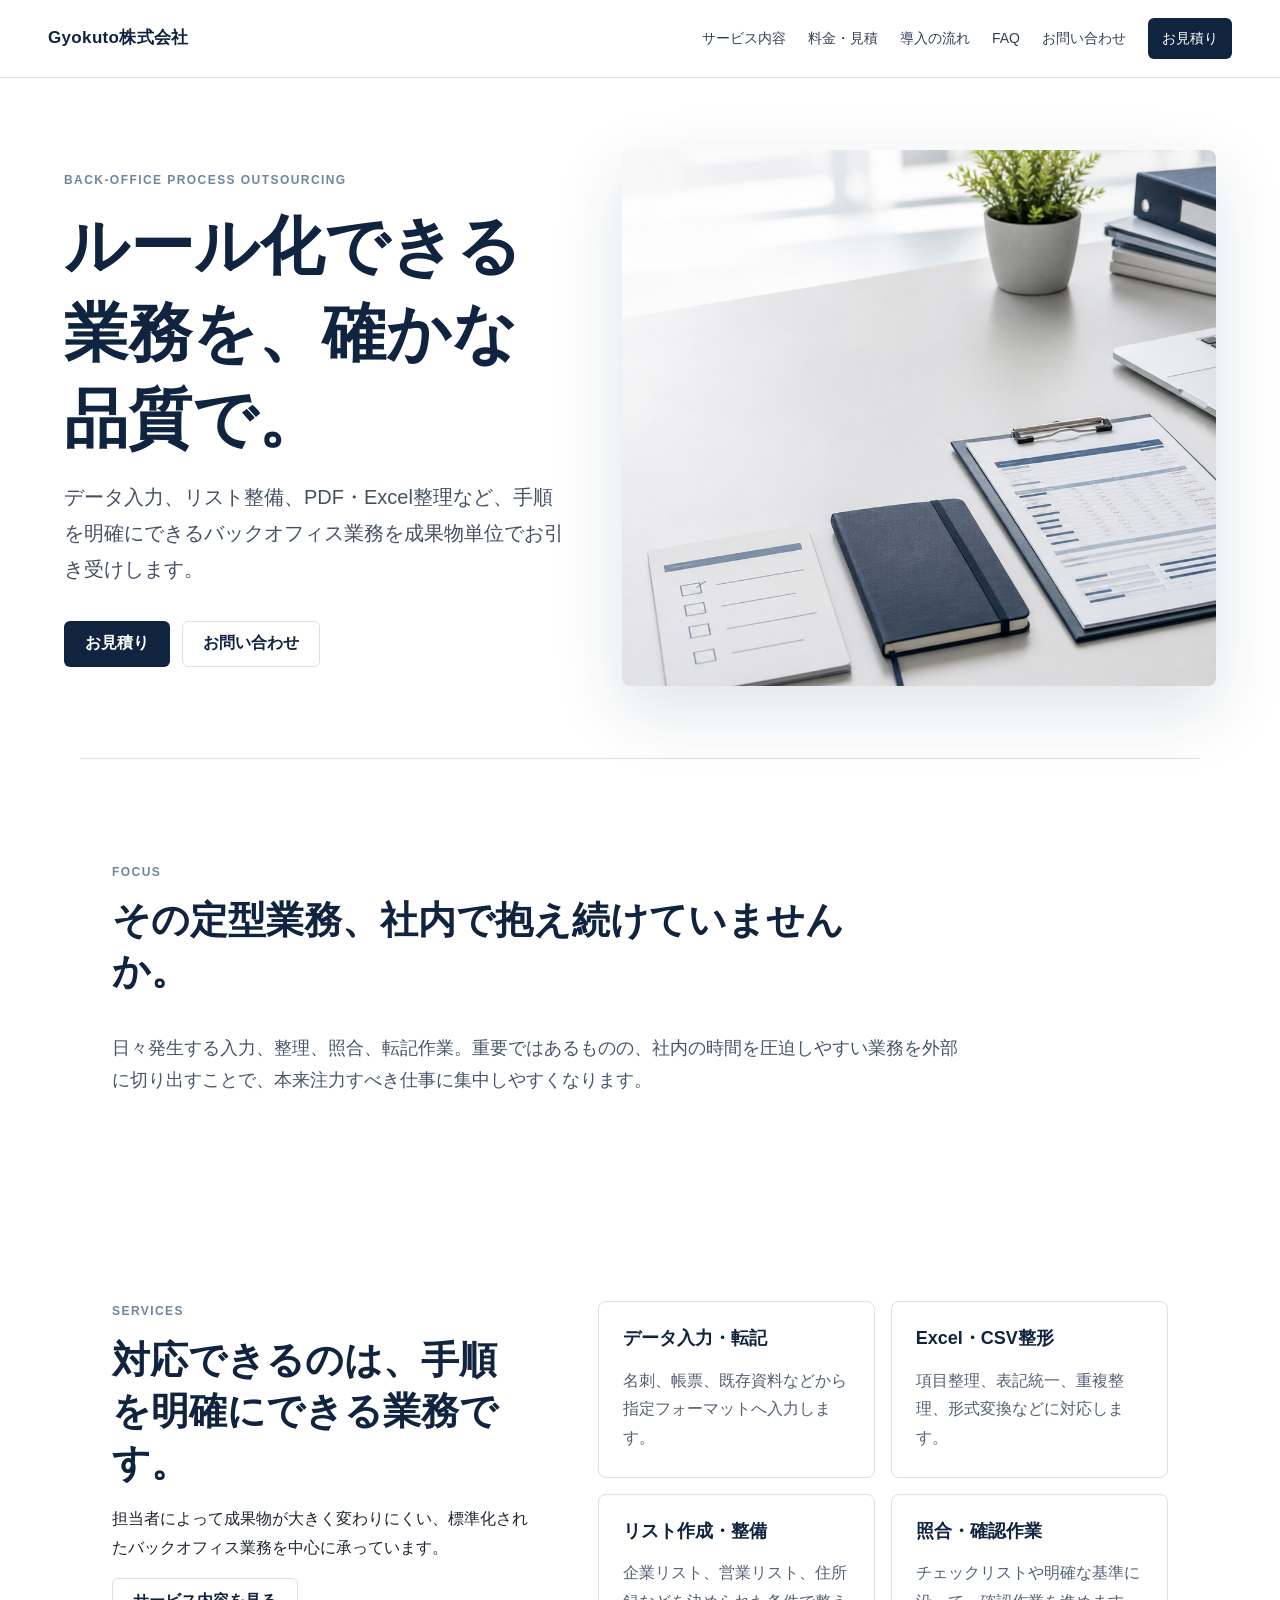
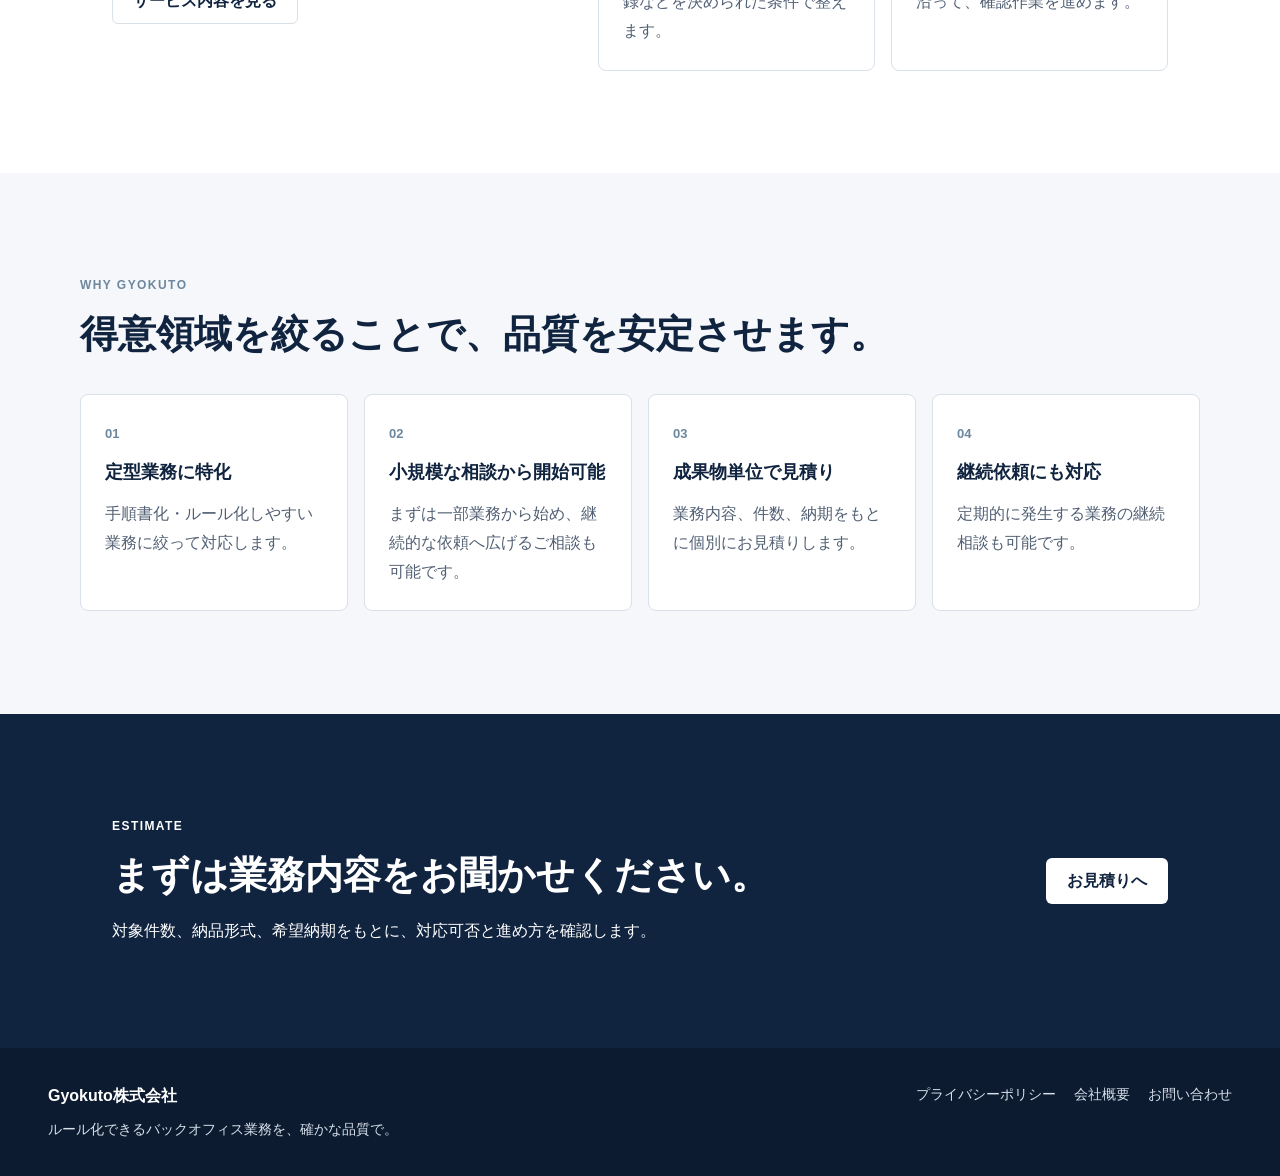
<file: index.html>
<!doctype html>
<html lang="ja">
<head>
  <meta charset="utf-8">
  <meta name="viewport" content="width=device-width, initial-scale=1">
  <title>Gyokuto株式会社 | 定型業務を、もっとシンプルに。</title>
  <meta name="description" content="Gyokuto株式会社は、データ入力、Excel・CSV整形、リスト整備など、ルール化できるバックオフィス業務を承るBPOサービスです。">
  <meta property="og:type" content="website">
  <meta property="og:title" content="Gyokuto株式会社 | 定型業務を、もっとシンプルに。">
  <meta property="og:description" content="ルール化できるバックオフィス業務を、確かな品質で。継続的なご依頼を中心に、小規模な相談から承ります。">
  <meta property="og:url" content="https://bpo.gyokuto-inc.com/">
  <meta property="og:image" content="https://bpo.gyokuto-inc.com/assets/images/hero-workspace.png">
  <link rel="canonical" href="https://bpo.gyokuto-inc.com/">
  <link rel="stylesheet" href="assets/css/styles.css">
  <script type="application/ld+json">
  {
    "@context": "https://schema.org",
    "@type": "Organization",
    "name": "Gyokuto株式会社",
    "legalName": "Gyokuto株式会社",
    "url": "https://corp.gyokuto-inc.com/",
    "email": "customer-support@gyokuto-inc.com",
    "identifier": "1011001167545",
    "address": {
      "@type": "PostalAddress",
      "postalCode": "150-0043",
      "addressRegion": "東京都",
      "addressLocality": "渋谷区",
      "streetAddress": "道玄坂1丁目10番8号 渋谷道玄坂東急ビル2F-C",
      "addressCountry": "JP"
    },
    "makesOffer": {
      "@type": "Offer",
      "itemOffered": {
        "@type": "Service",
        "name": "バックオフィス業務のBPOサービス",
        "url": "https://bpo.gyokuto-inc.com/"
      }
    }
  }
  </script>
</head>
<body>
  <header class="site-header">
    <a class="brand" href="home.html" aria-current="page"><span class="brand-text">Gyokuto株式会社</span></a>
    <button class="nav-toggle" type="button" aria-expanded="false" aria-controls="global-nav">Menu</button>
    <nav class="global-nav" id="global-nav" aria-label="グローバルナビゲーション">
      <a href="services.html">サービス内容</a>
      <a href="pricing.html">料金・見積</a>
      <a href="flow.html">導入の流れ</a>
      <a href="faq.html">FAQ</a>
      <a href="contact.html">お問い合わせ</a>
      <a class="nav-cta" href="estimate.html">お見積り</a>
    </nav>
  </header>

  <main>
    <section class="hero">
      <div class="hero-copy">
        <p class="eyebrow">Back-office Process Outsourcing</p>
        <h1>ルール化できる業務を、確かな品質で。</h1>
        <p class="lead">データ入力、リスト整備、PDF・Excel整理など、手順を明確にできるバックオフィス業務を成果物単位でお引き受けします。</p>
        <div class="hero-actions">
          <a class="button primary" href="estimate.html">お見積り</a>
          <a class="button secondary" href="contact.html">お問い合わせ</a>
        </div>
      </div>
      <div class="hero-media" aria-hidden="true">
        <img src="assets/images/hero-workspace.png" alt="">
      </div>
    </section>

    <section class="section intro-section">
      <div class="section-heading">
        <p class="eyebrow">Focus</p>
        <h2>その定型業務、社内で抱え続けていませんか。</h2>
      </div>
      <p class="wide-text">日々発生する入力、整理、照合、転記作業。重要ではあるものの、社内の時間を圧迫しやすい業務を外部に切り出すことで、本来注力すべき仕事に集中しやすくなります。</p>
    </section>

    <section class="section split-section">
      <div>
        <p class="eyebrow">Services</p>
        <h2>対応できるのは、手順を明確にできる業務です。</h2>
        <p>担当者によって成果物が大きく変わりにくい、標準化されたバックオフィス業務を中心に承っています。</p>
        <p><a class="button secondary" href="services.html">サービス内容を見る</a></p>
      </div>
      <div class="service-grid">
        <article class="service-card"><h3>データ入力・転記</h3><p>名刺、帳票、既存資料などから指定フォーマットへ入力します。</p></article>
        <article class="service-card"><h3>Excel・CSV整形</h3><p>項目整理、表記統一、重複整理、形式変換などに対応します。</p></article>
        <article class="service-card"><h3>リスト作成・整備</h3><p>企業リスト、営業リスト、住所録などを決められた条件で整えます。</p></article>
        <article class="service-card"><h3>照合・確認作業</h3><p>チェックリストや明確な基準に沿って、確認作業を進めます。</p></article>
      </div>
    </section>

    <section class="section reason-section">
      <div class="section-heading">
        <p class="eyebrow">Why Gyokuto</p>
        <h2>得意領域を絞ることで、品質を安定させます。</h2>
      </div>
      <div class="reason-list">
        <article><span>01</span><h3>定型業務に特化</h3><p>手順書化・ルール化しやすい業務に絞って対応します。</p></article>
        <article><span>02</span><h3>小規模な相談から開始可能</h3><p>まずは一部業務から始め、継続的な依頼へ広げるご相談も可能です。</p></article>
        <article><span>03</span><h3>成果物単位で見積り</h3><p>業務内容、件数、納期をもとに個別にお見積りします。</p></article>
        <article><span>04</span><h3>継続依頼にも対応</h3><p>定期的に発生する業務の継続相談も可能です。</p></article>
      </div>
    </section>

    <section class="section cta-band">
      <div>
        <p class="eyebrow">Estimate</p>
        <h2>まずは業務内容をお聞かせください。</h2>
        <p>対象件数、納品形式、希望納期をもとに、対応可否と進め方を確認します。</p>
      </div>
      <a class="button light" href="estimate.html">お見積りへ</a>
    </section>
  </main>

  <footer class="site-footer">
    <div>
      <strong>Gyokuto株式会社</strong>
      <p>ルール化できるバックオフィス業務を、確かな品質で。</p>
    </div>
    <nav aria-label="フッターナビゲーション">
      <a href="privacy.html">プライバシーポリシー</a>
      <a href="company.html">会社概要</a>
      <a href="contact.html">お問い合わせ</a>
    </nav>
  </footer>
  <script src="assets/js/main.js"></script>
</body>
</html>
</file>
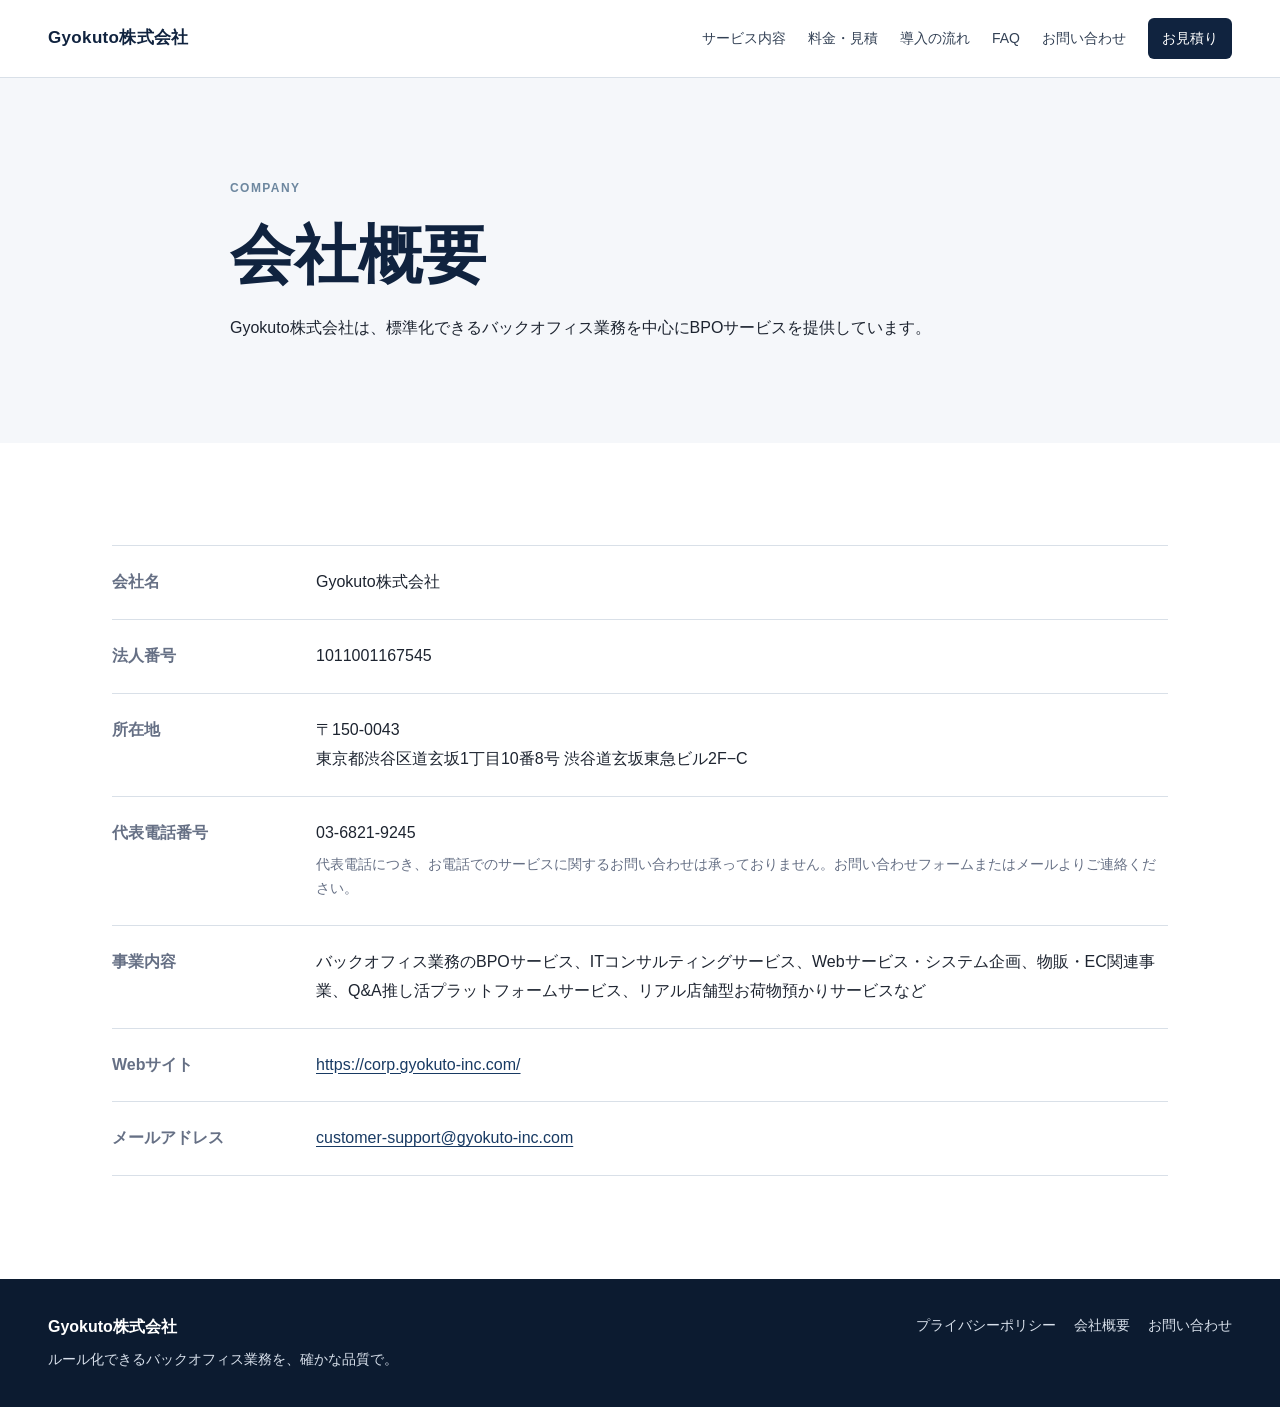
<file: company.html>
<!doctype html>
<html lang="ja">
<head>
  <meta charset="utf-8">
  <meta name="viewport" content="width=device-width, initial-scale=1">
  <title>会社概要 | Gyokuto株式会社</title>
  <meta name="description" content="Gyokuto株式会社の会社概要。バックオフィス業務のBPOサービスを提供しています。">
  <meta property="og:type" content="website">
  <meta property="og:title" content="会社概要 | Gyokuto株式会社">
  <meta property="og:description" content="Gyokuto株式会社の会社概要をご案内します。">
  <meta property="og:url" content="https://bpo.gyokuto-inc.com/company.html">
  <link rel="canonical" href="https://bpo.gyokuto-inc.com/company.html">
  <link rel="stylesheet" href="assets/css/styles.css">
</head>
<body>
  <header class="site-header">
    <a class="brand" href="home.html"><span class="brand-text">Gyokuto株式会社</span></a>
    <button class="nav-toggle" type="button" aria-expanded="false" aria-controls="global-nav">Menu</button>
    <nav class="global-nav" id="global-nav"><a href="services.html">サービス内容</a><a href="pricing.html">料金・見積</a><a href="flow.html">導入の流れ</a><a href="faq.html">FAQ</a><a href="contact.html">お問い合わせ</a><a class="nav-cta" href="estimate.html">お見積り</a></nav>
  </header>
  <main>
    <section class="page-hero">
      <p class="eyebrow">Company</p>
      <h1>会社概要</h1>
      <p>Gyokuto株式会社は、標準化できるバックオフィス業務を中心にBPOサービスを提供しています。</p>
    </section>
    <section class="section">
      <dl class="company-table">
        <div><dt>会社名</dt><dd>Gyokuto株式会社</dd></div>
        <div><dt>法人番号</dt><dd>1011001167545</dd></div>
        <div><dt>所在地</dt><dd>〒150-0043<br>東京都渋谷区道玄坂1丁目10番8号 渋谷道玄坂東急ビル2F−C</dd></div>
        <div><dt>代表電話番号</dt><dd>03-6821-9245<br><span class="table-note">代表電話につき、お電話でのサービスに関するお問い合わせは承っておりません。お問い合わせフォームまたはメールよりご連絡ください。</span></dd></div>
        <div><dt>事業内容</dt><dd>バックオフィス業務のBPOサービス、ITコンサルティングサービス、Webサービス・システム企画、物販・EC関連事業、Q&amp;A推し活プラットフォームサービス、リアル店舗型お荷物預かりサービスなど</dd></div>
        <div><dt>Webサイト</dt><dd><a href="https://corp.gyokuto-inc.com/" target="_blank" rel="noopener">https://corp.gyokuto-inc.com/</a></dd></div>
        <div><dt>メールアドレス</dt><dd><a href="mailto:customer-support@gyokuto-inc.com">customer-support@gyokuto-inc.com</a></dd></div>
      </dl>
    </section>
  </main>
  <footer class="site-footer"><div><strong>Gyokuto株式会社</strong><p>ルール化できるバックオフィス業務を、確かな品質で。</p></div><nav><a href="privacy.html">プライバシーポリシー</a><a href="company.html">会社概要</a><a href="contact.html">お問い合わせ</a></nav></footer>
  <script src="assets/js/main.js"></script>
</body>
</html>
</file>
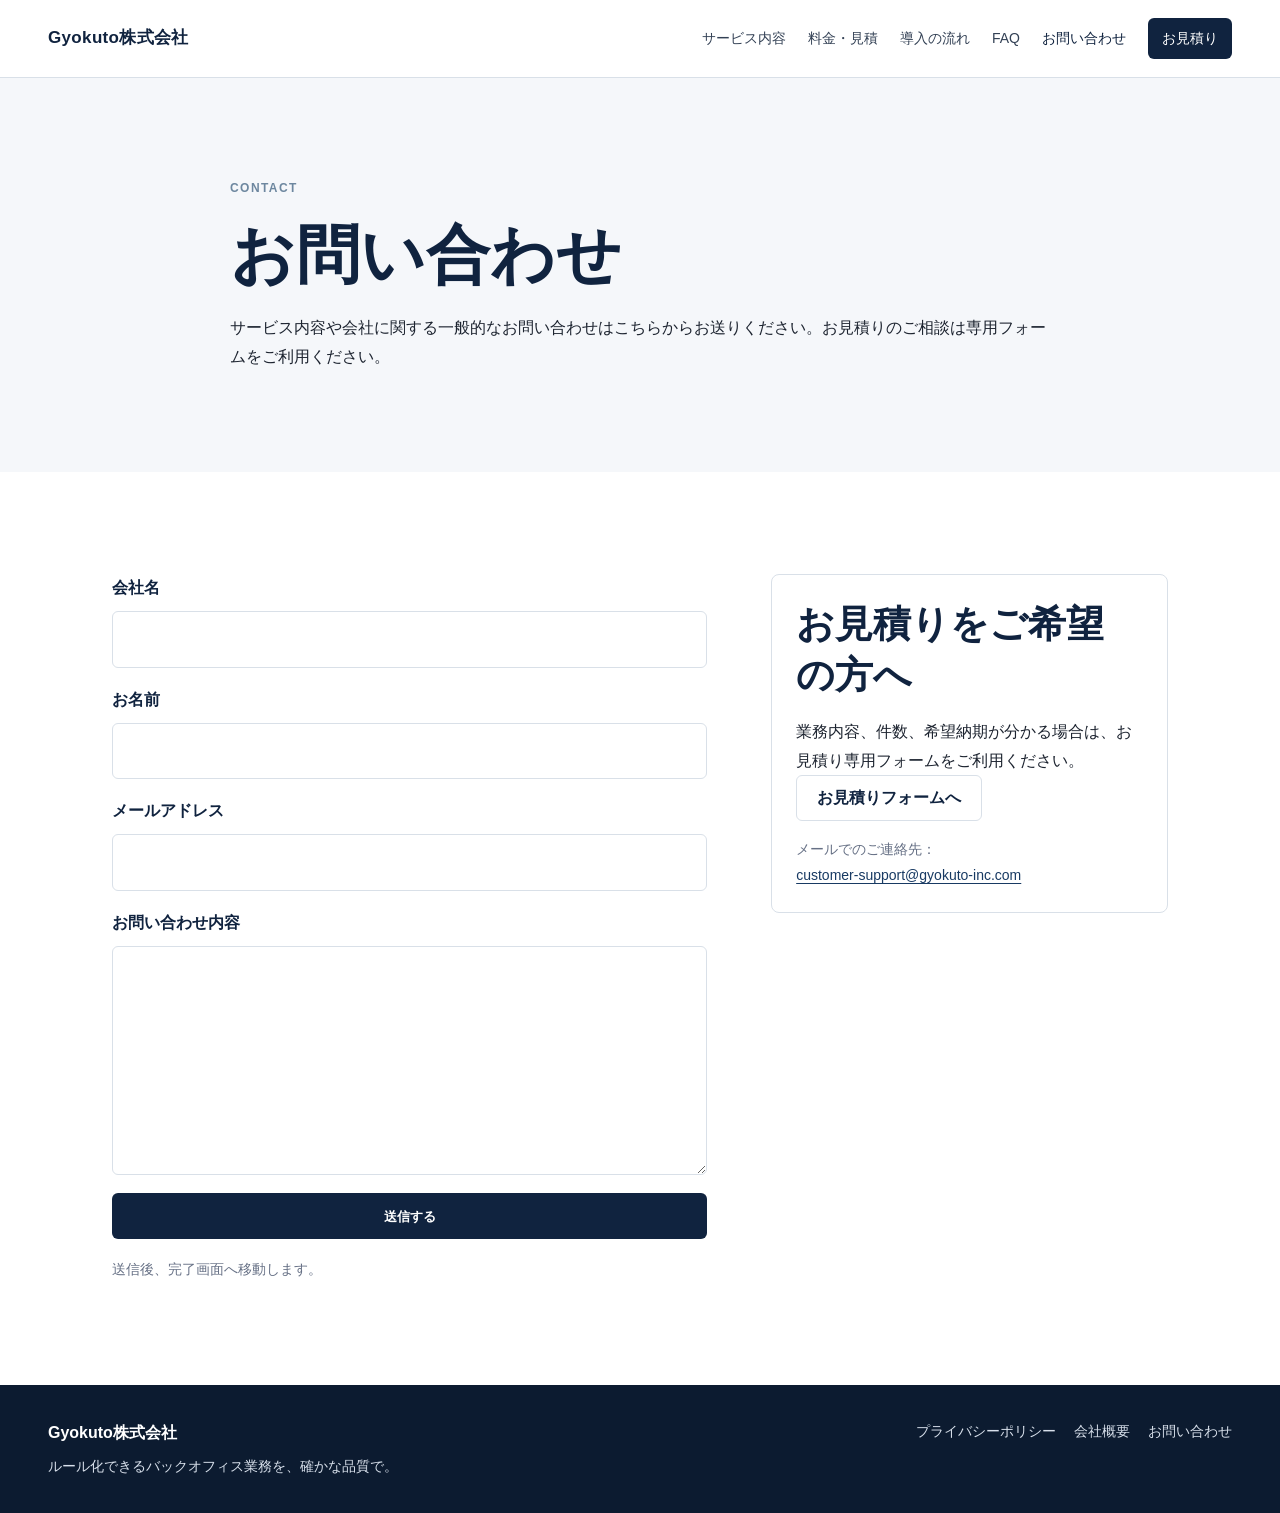
<file: contact.html>
<!doctype html>
<html lang="ja">
<head>
  <meta charset="utf-8">
  <meta name="viewport" content="width=device-width, initial-scale=1">
  <title>お問い合わせ | Gyokuto株式会社</title>
  <meta name="description" content="Gyokuto株式会社への一般的なお問い合わせはこちらからお送りください。">
  <meta property="og:type" content="website">
  <meta property="og:title" content="お問い合わせ | Gyokuto株式会社">
  <meta property="og:description" content="Gyokuto株式会社への一般的なお問い合わせを承っています。">
  <meta property="og:url" content="https://bpo.gyokuto-inc.com/contact.html">
  <link rel="canonical" href="https://bpo.gyokuto-inc.com/contact.html">
  <link rel="stylesheet" href="assets/css/styles.css">
</head>
<body>
  <header class="site-header">
    <a class="brand" href="home.html"><span class="brand-text">Gyokuto株式会社</span></a>
    <button class="nav-toggle" type="button" aria-expanded="false" aria-controls="global-nav">Menu</button>
    <nav class="global-nav" id="global-nav"><a href="services.html">サービス内容</a><a href="pricing.html">料金・見積</a><a href="flow.html">導入の流れ</a><a href="faq.html">FAQ</a><a href="contact.html" aria-current="page">お問い合わせ</a><a class="nav-cta" href="estimate.html">お見積り</a></nav>
  </header>
  <main>
    <section class="page-hero">
      <p class="eyebrow">Contact</p>
      <h1>お問い合わせ</h1>
      <p>サービス内容や会社に関する一般的なお問い合わせはこちらからお送りください。お見積りのご相談は専用フォームをご利用ください。</p>
    </section>
    <section class="section contact-layout">
      <form class="contact-form" action="https://formsubmit.co/customer-support@gyokuto-inc.com" method="POST">
        <input type="hidden" name="_subject" value="Gyokuto株式会社Webサイトからのお問い合わせ">
        <input type="hidden" name="_template" value="table">
        <input type="hidden" name="_captcha" value="false">
        <input type="hidden" name="_next" value="https://bpo.gyokuto-inc.com/thanks.html">
        <label>会社名<input name="会社名" type="text" autocomplete="organization"></label>
        <label>お名前<input name="お名前" type="text" autocomplete="name" required></label>
        <label>メールアドレス<input name="メールアドレス" type="email" autocomplete="email" required></label>
        <label>お問い合わせ内容<textarea name="お問い合わせ内容" rows="7" required></textarea></label>
        <button class="button primary" type="submit">送信する</button>
        <p class="form-note">送信後、完了画面へ移動します。</p>
      </form>
      <aside class="contact-side">
        <h2>お見積りをご希望の方へ</h2>
        <p>業務内容、件数、希望納期が分かる場合は、お見積り専用フォームをご利用ください。</p>
        <a class="button secondary" href="estimate.html">お見積りフォームへ</a>
        <p class="contact-small">メールでのご連絡先：<br><a class="mail-link" href="mailto:customer-support@gyokuto-inc.com">customer-support@gyokuto-inc.com</a></p>
      </aside>
    </section>
  </main>
  <footer class="site-footer"><div><strong>Gyokuto株式会社</strong><p>ルール化できるバックオフィス業務を、確かな品質で。</p></div><nav><a href="privacy.html">プライバシーポリシー</a><a href="company.html">会社概要</a><a href="contact.html">お問い合わせ</a></nav></footer>
  <script src="assets/js/main.js"></script>
</body>
</html>
</file>
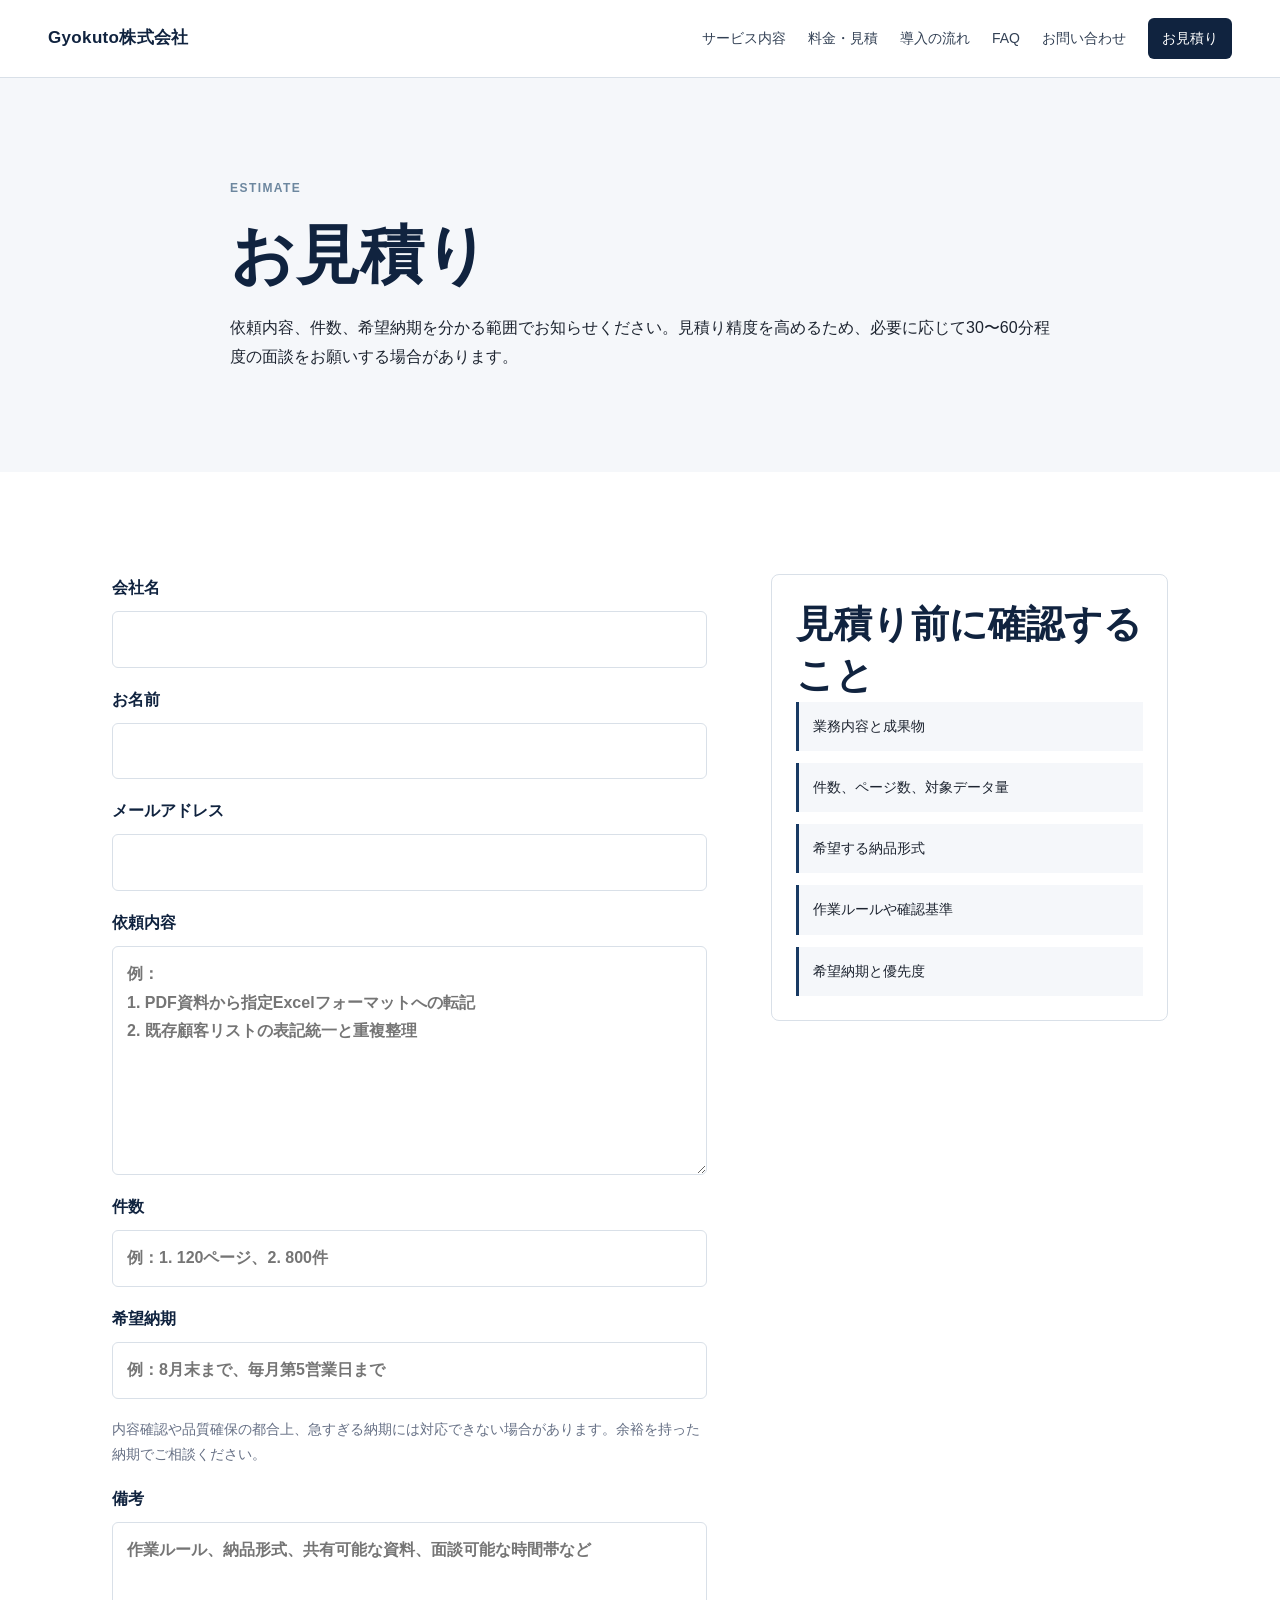
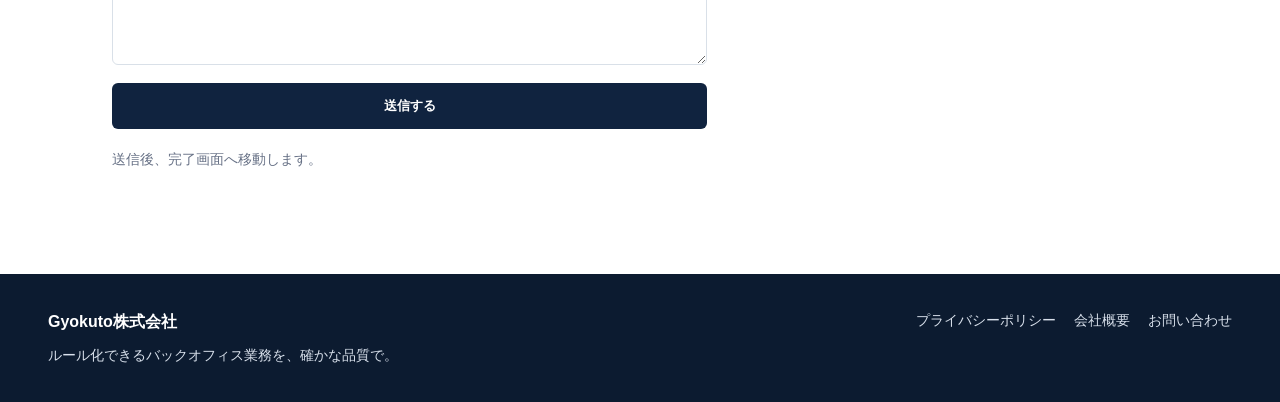
<file: estimate.html>
<!doctype html>
<html lang="ja">
<head>
  <meta charset="utf-8">
  <meta name="viewport" content="width=device-width, initial-scale=1">
  <title>お見積り | Gyokuto株式会社</title>
  <meta name="description" content="Gyokuto株式会社のBPOサービスのお見積りフォーム。依頼内容、件数、希望納期をお知らせください。">
  <meta property="og:type" content="website">
  <meta property="og:title" content="お見積り | Gyokuto株式会社">
  <meta property="og:description" content="BPOサービスのお見積り依頼を承っています。">
  <meta property="og:url" content="https://bpo.gyokuto-inc.com/estimate.html">
  <link rel="canonical" href="https://bpo.gyokuto-inc.com/estimate.html">
  <link rel="stylesheet" href="assets/css/styles.css">
</head>
<body>
  <header class="site-header">
    <a class="brand" href="home.html"><span class="brand-text">Gyokuto株式会社</span></a>
    <button class="nav-toggle" type="button" aria-expanded="false" aria-controls="global-nav">Menu</button>
    <nav class="global-nav" id="global-nav"><a href="services.html">サービス内容</a><a href="pricing.html">料金・見積</a><a href="flow.html">導入の流れ</a><a href="faq.html">FAQ</a><a href="contact.html">お問い合わせ</a><a class="nav-cta" href="estimate.html" aria-current="page">お見積り</a></nav>
  </header>
  <main>
    <section class="page-hero">
      <p class="eyebrow">Estimate</p>
      <h1>お見積り</h1>
      <p>依頼内容、件数、希望納期を分かる範囲でお知らせください。見積り精度を高めるため、必要に応じて30〜60分程度の面談をお願いする場合があります。</p>
    </section>
    <section class="section contact-layout">
      <form class="contact-form" action="https://formsubmit.co/customer-support@gyokuto-inc.com" method="POST">
        <input type="hidden" name="_subject" value="Gyokuto株式会社BPOサービス お見積り依頼">
        <input type="hidden" name="_template" value="table">
        <input type="hidden" name="_captcha" value="false">
        <input type="hidden" name="_next" value="https://bpo.gyokuto-inc.com/thanks.html">
        <label>会社名<input name="会社名" type="text" autocomplete="organization"></label>
        <label>お名前<input name="お名前" type="text" autocomplete="name" required></label>
        <label>メールアドレス<input name="メールアドレス" type="email" autocomplete="email" required></label>
        <label>依頼内容<textarea name="依頼内容" rows="7" required placeholder="例：&#10;1. PDF資料から指定Excelフォーマットへの転記&#10;2. 既存顧客リストの表記統一と重複整理"></textarea></label>
        <label>件数<input name="件数" type="text" placeholder="例：1. 120ページ、2. 800件"></label>
        <label>希望納期<input name="希望納期" type="text" placeholder="例：8月末まで、毎月第5営業日まで"></label>
        <p class="form-note">内容確認や品質確保の都合上、急すぎる納期には対応できない場合があります。余裕を持った納期でご相談ください。</p>
        <label>備考<textarea name="備考" rows="4" placeholder="作業ルール、納品形式、共有可能な資料、面談可能な時間帯など"></textarea></label>
        <button class="button primary" type="submit">送信する</button>
        <p class="form-note">送信後、完了画面へ移動します。</p>
      </form>
      <aside class="contact-side">
        <h2>見積り前に確認すること</h2>
        <ul class="check-list compact">
          <li>業務内容と成果物</li>
          <li>件数、ページ数、対象データ量</li>
          <li>希望する納品形式</li>
          <li>作業ルールや確認基準</li>
          <li>希望納期と優先度</li>
        </ul>
      </aside>
    </section>
  </main>
  <footer class="site-footer"><div><strong>Gyokuto株式会社</strong><p>ルール化できるバックオフィス業務を、確かな品質で。</p></div><nav><a href="privacy.html">プライバシーポリシー</a><a href="company.html">会社概要</a><a href="contact.html">お問い合わせ</a></nav></footer>
  <script src="assets/js/main.js"></script>
</body>
</html>
</file>
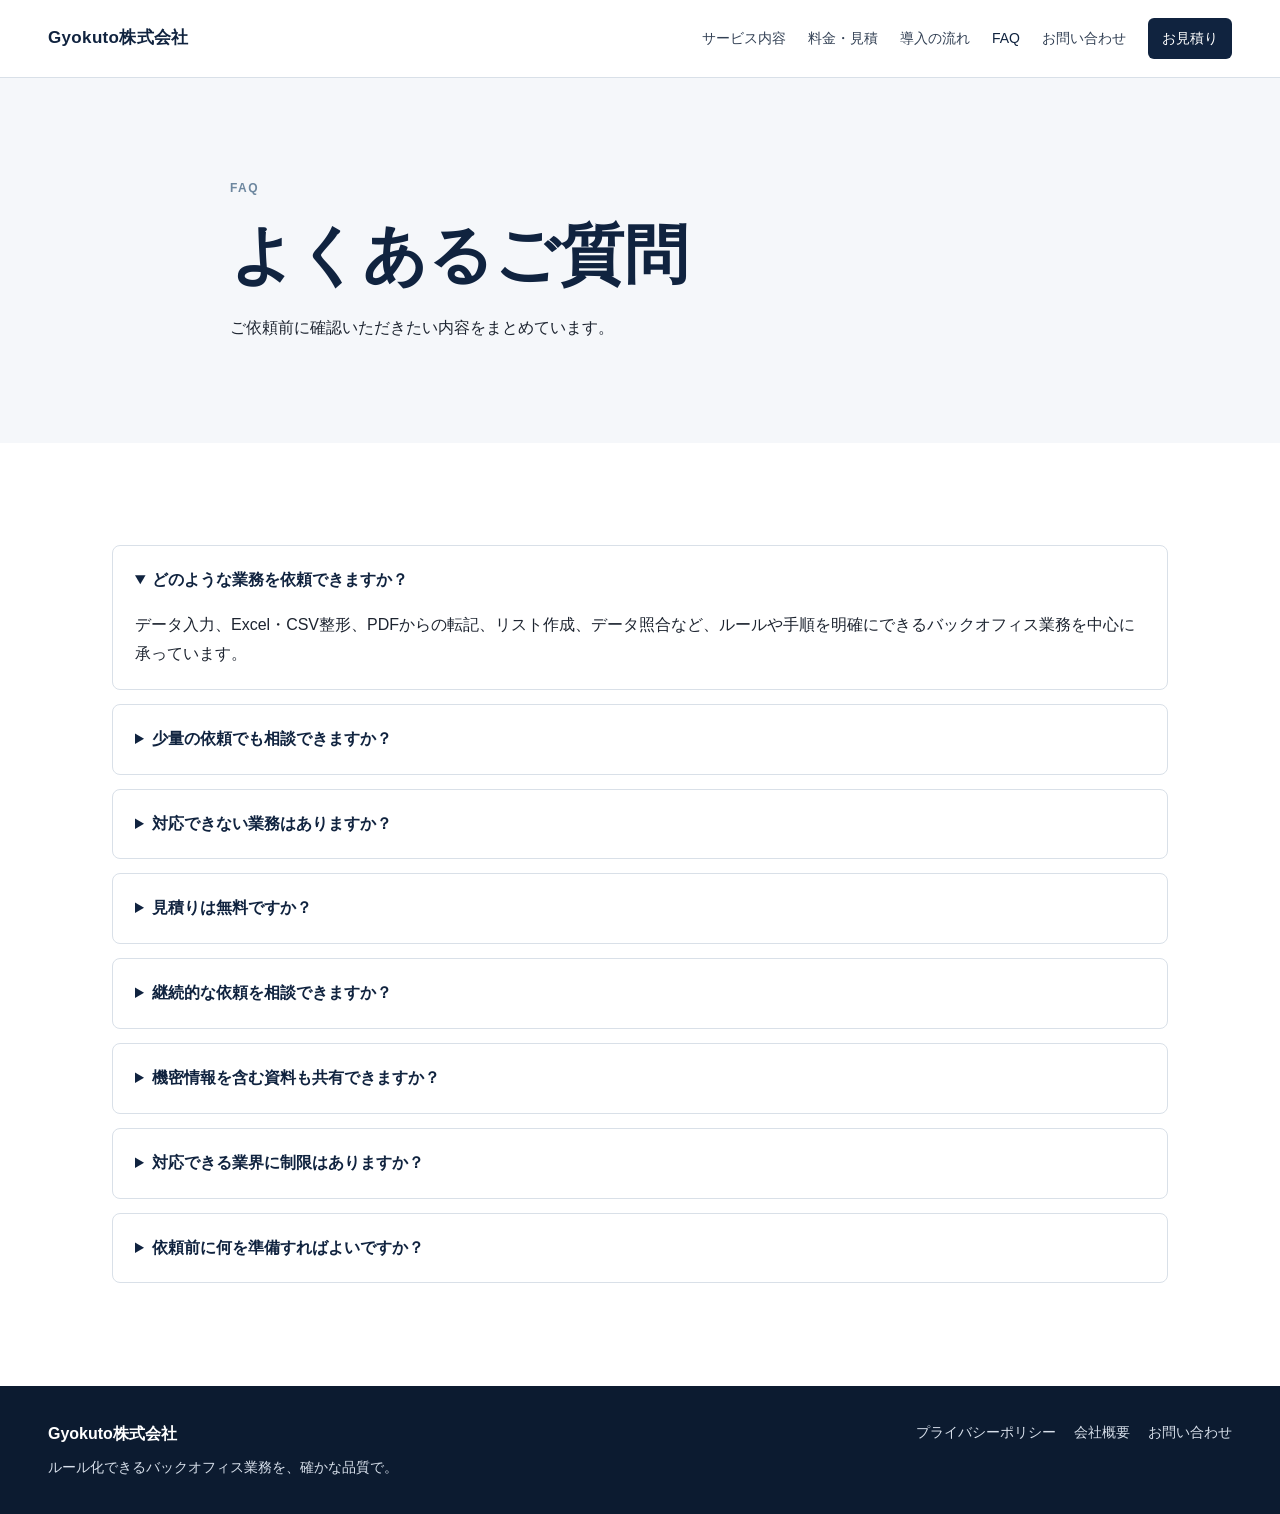
<file: faq.html>
<!doctype html>
<html lang="ja">
<head>
  <meta charset="utf-8">
  <meta name="viewport" content="width=device-width, initial-scale=1">
  <title>よくある質問 | Gyokuto株式会社</title>
  <meta name="description" content="Gyokuto株式会社のBPOサービスに関するよくある質問。依頼できる業務、見積り、継続依頼、情報管理についてご案内します。">
  <meta property="og:type" content="website">
  <meta property="og:title" content="よくある質問 | Gyokuto株式会社">
  <meta property="og:description" content="BPOサービスの依頼前によくいただく質問をまとめています。">
  <meta property="og:url" content="https://bpo.gyokuto-inc.com/faq.html">
  <link rel="canonical" href="https://bpo.gyokuto-inc.com/faq.html">
  <link rel="stylesheet" href="assets/css/styles.css">
</head>
<body>
  <header class="site-header">
    <a class="brand" href="home.html"><span class="brand-text">Gyokuto株式会社</span></a>
    <button class="nav-toggle" type="button" aria-expanded="false" aria-controls="global-nav">Menu</button>
    <nav class="global-nav" id="global-nav"><a href="services.html">サービス内容</a><a href="pricing.html">料金・見積</a><a href="flow.html">導入の流れ</a><a href="faq.html" aria-current="page">FAQ</a><a href="contact.html">お問い合わせ</a><a class="nav-cta" href="estimate.html">お見積り</a></nav>
  </header>
  <main>
    <section class="page-hero"><p class="eyebrow">FAQ</p><h1>よくあるご質問</h1><p>ご依頼前に確認いただきたい内容をまとめています。</p></section>
    <section class="section faq-list">
      <details open><summary>どのような業務を依頼できますか？</summary><p>データ入力、Excel・CSV整形、PDFからの転記、リスト作成、データ照合など、ルールや手順を明確にできるバックオフィス業務を中心に承っています。</p></details>
      <details><summary>少量の依頼でも相談できますか？</summary><p>はい。スポット案件や小規模な確認作業もご相談いただけます。ただし、業務理解やルール共有に一定の準備が必要な場合は、継続的なご依頼の方が費用対効果を高めやすくなります。</p></details>
      <details><summary>対応できない業務はありますか？</summary><p>高度な判断、専門的な責任、個別対応、創作性を伴う業務は対象外です。対応可否はご相談内容を確認したうえでご案内します。</p></details>
      <details><summary>見積りは無料ですか？</summary><p>はい。業務内容、件数、希望納期を確認したうえで無料でお見積りします。</p></details>
      <details><summary>継続的な依頼を相談できますか？</summary><p>はい。定期的に発生する定型業務の継続依頼を中心にご相談いただけます。まずは一部業務やスポット案件で進め方を確認し、その後に継続依頼へ移行することも可能です。</p></details>
      <details><summary>機密情報を含む資料も共有できますか？</summary><p>必要に応じて秘密保持契約を締結したうえで、共有いただいた情報を適切に管理します。取り扱う情報の範囲や共有方法についても、事前に確認します。</p></details>
      <details><summary>対応できる業界に制限はありますか？</summary><p>特定の業界に限定していません。業界にかかわらず、手順や判断基準を明確にできるバックオフィス業務であれば、対応可否を確認します。</p></details>
      <details><summary>依頼前に何を準備すればよいですか？</summary><p>対象データ、希望する納品形式、件数、希望納期、作業ルールが分かる資料をご用意いただくとスムーズです。</p></details>
    </section>
  </main>
  <footer class="site-footer"><div><strong>Gyokuto株式会社</strong><p>ルール化できるバックオフィス業務を、確かな品質で。</p></div><nav><a href="privacy.html">プライバシーポリシー</a><a href="company.html">会社概要</a><a href="contact.html">お問い合わせ</a></nav></footer>
  <script src="assets/js/main.js"></script>
</body>
</html>
</file>
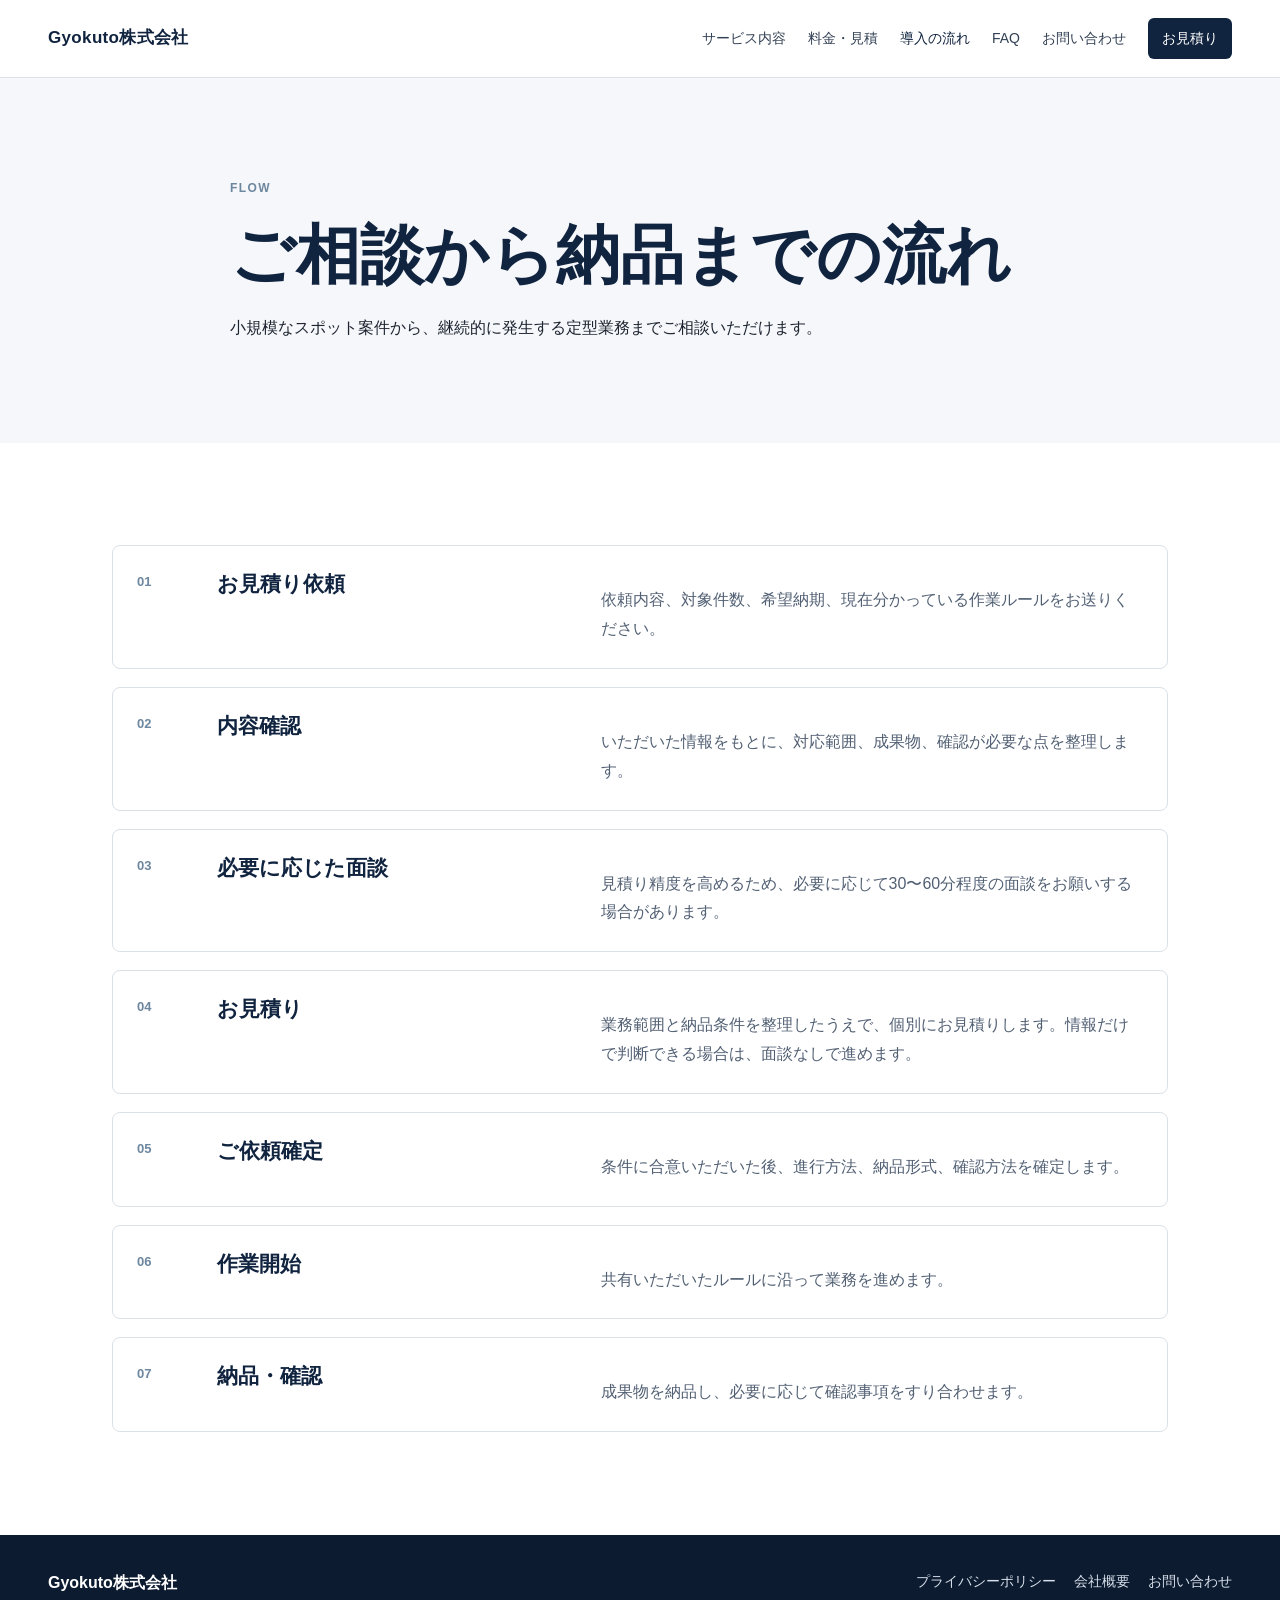
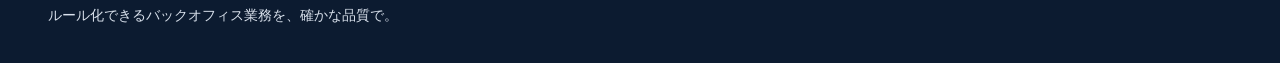
<file: flow.html>
<!doctype html>
<html lang="ja">
<head>
  <meta charset="utf-8">
  <meta name="viewport" content="width=device-width, initial-scale=1">
  <title>導入の流れ | Gyokuto株式会社</title>
  <meta name="description" content="Gyokuto株式会社のBPOサービスのご相談から納品までの流れをご案内します。">
  <meta property="og:type" content="website">
  <meta property="og:title" content="導入の流れ | Gyokuto株式会社">
  <meta property="og:description" content="お問い合わせ、内容確認、必要に応じた面談、お見積り、ご依頼確定、作業開始、納品確認の流れです。">
  <meta property="og:url" content="https://bpo.gyokuto-inc.com/flow.html">
  <link rel="canonical" href="https://bpo.gyokuto-inc.com/flow.html">
  <link rel="stylesheet" href="assets/css/styles.css">
</head>
<body>
  <header class="site-header">
    <a class="brand" href="home.html"><span class="brand-text">Gyokuto株式会社</span></a>
    <button class="nav-toggle" type="button" aria-expanded="false" aria-controls="global-nav">Menu</button>
    <nav class="global-nav" id="global-nav"><a href="services.html">サービス内容</a><a href="pricing.html">料金・見積</a><a href="flow.html" aria-current="page">導入の流れ</a><a href="faq.html">FAQ</a><a href="contact.html">お問い合わせ</a><a class="nav-cta" href="estimate.html">お見積り</a></nav>
  </header>
  <main>
    <section class="page-hero">
      <p class="eyebrow">Flow</p>
      <h1>ご相談から納品までの流れ</h1>
      <p>小規模なスポット案件から、継続的に発生する定型業務までご相談いただけます。</p>
    </section>
    <section class="section">
      <div class="timeline">
        <article><span>01</span><h2>お見積り依頼</h2><p>依頼内容、対象件数、希望納期、現在分かっている作業ルールをお送りください。</p></article>
        <article><span>02</span><h2>内容確認</h2><p>いただいた情報をもとに、対応範囲、成果物、確認が必要な点を整理します。</p></article>
        <article><span>03</span><h2>必要に応じた面談</h2><p>見積り精度を高めるため、必要に応じて30〜60分程度の面談をお願いする場合があります。</p></article>
        <article><span>04</span><h2>お見積り</h2><p>業務範囲と納品条件を整理したうえで、個別にお見積りします。情報だけで判断できる場合は、面談なしで進めます。</p></article>
        <article><span>05</span><h2>ご依頼確定</h2><p>条件に合意いただいた後、進行方法、納品形式、確認方法を確定します。</p></article>
        <article><span>06</span><h2>作業開始</h2><p>共有いただいたルールに沿って業務を進めます。</p></article>
        <article><span>07</span><h2>納品・確認</h2><p>成果物を納品し、必要に応じて確認事項をすり合わせます。</p></article>
      </div>
    </section>
  </main>
  <footer class="site-footer"><div><strong>Gyokuto株式会社</strong><p>ルール化できるバックオフィス業務を、確かな品質で。</p></div><nav><a href="privacy.html">プライバシーポリシー</a><a href="company.html">会社概要</a><a href="contact.html">お問い合わせ</a></nav></footer>
  <script src="assets/js/main.js"></script>
</body>
</html>
</file>
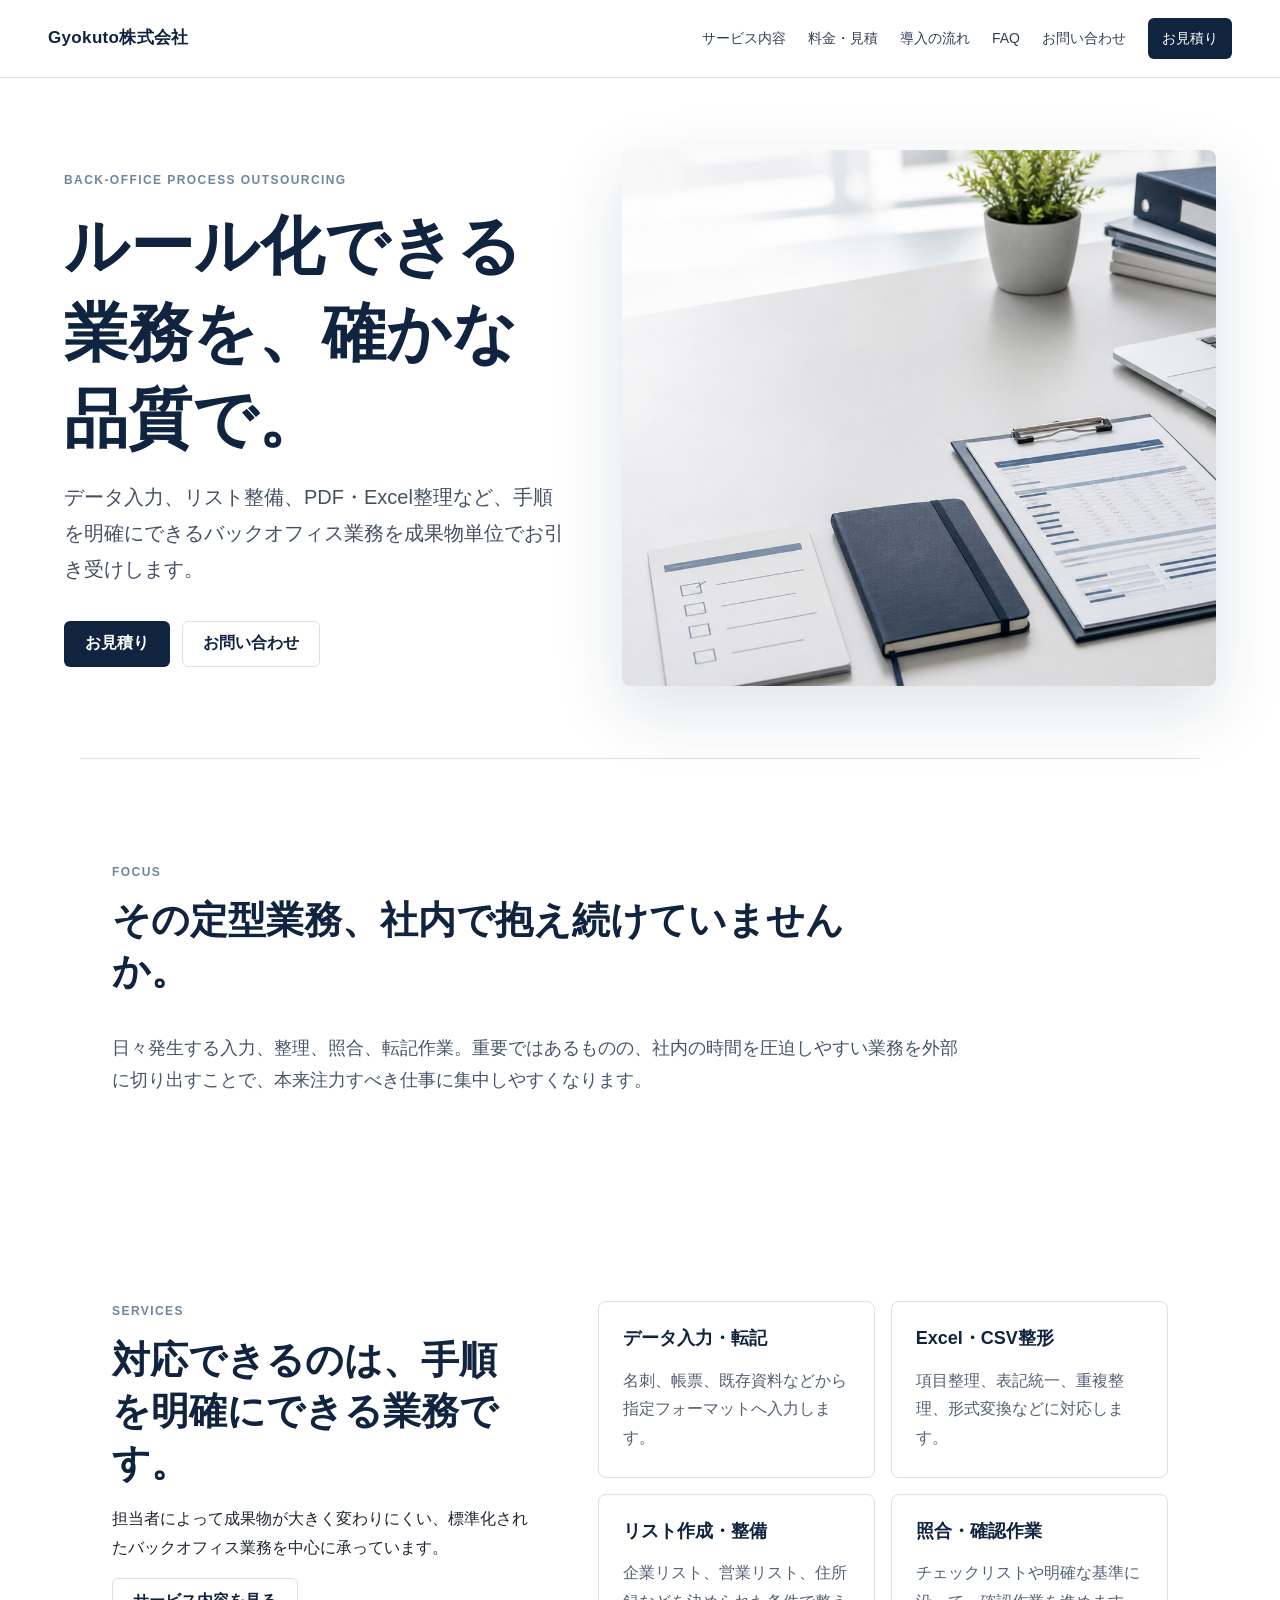
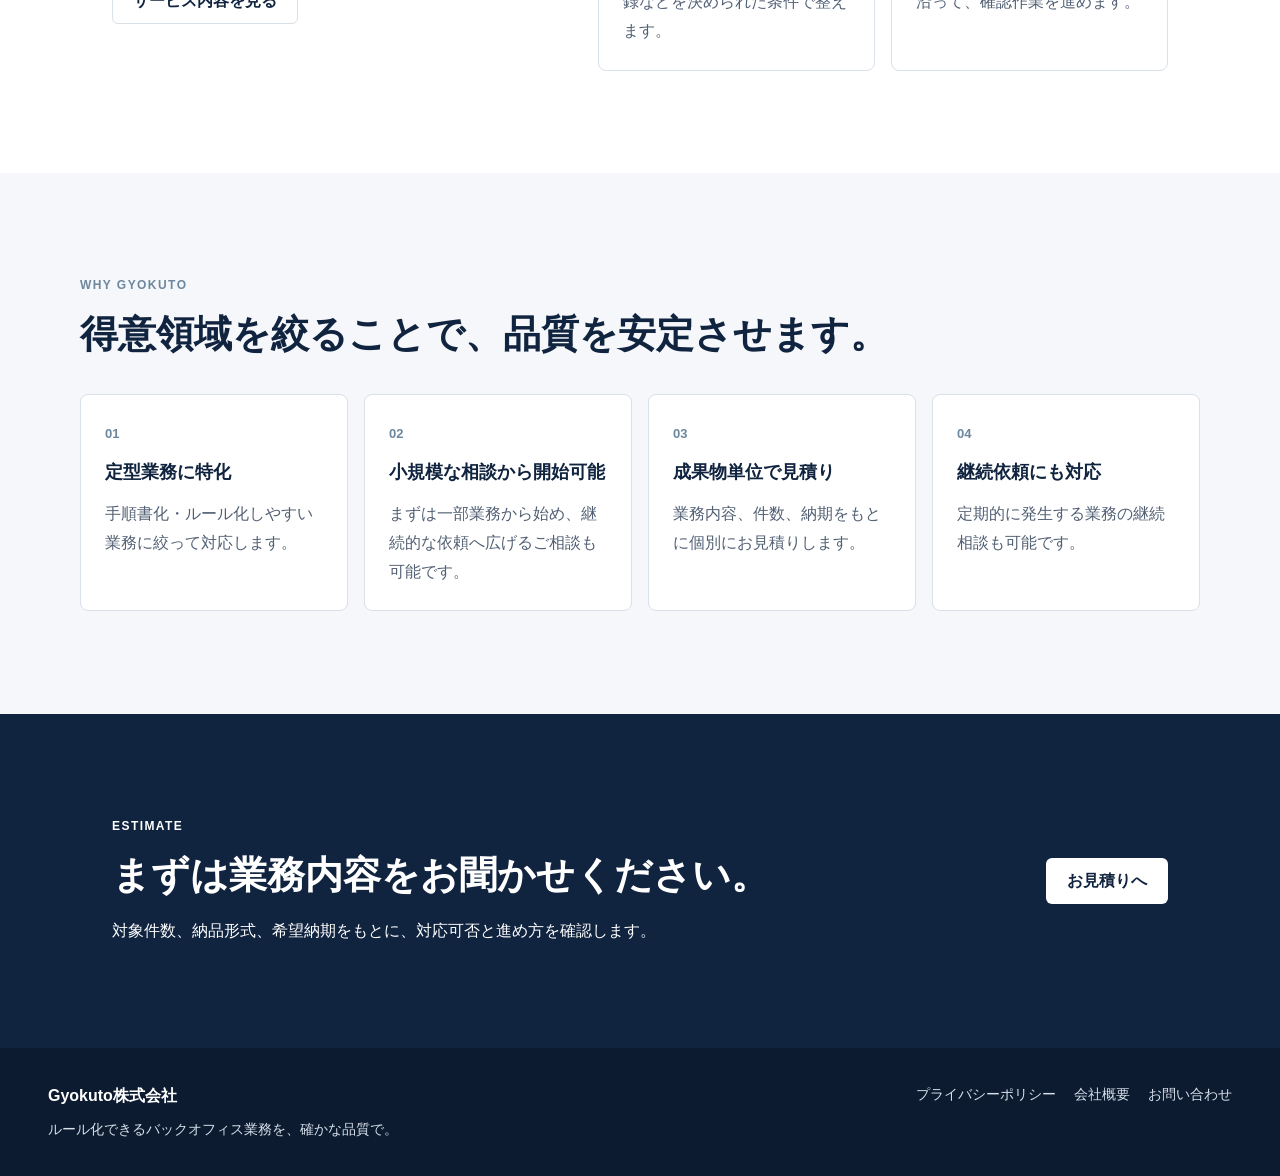
<file: home.html>
<!doctype html>
<html lang="ja">
<head>
  <meta charset="utf-8">
  <meta name="viewport" content="width=device-width, initial-scale=1">
  <title>ホーム | Gyokuto株式会社 BPOサービス</title>
  <meta name="description" content="Gyokuto株式会社のBPOサービスサイトのホームです。データ入力、Excel・CSV整形、リスト整備など、ルール化できるバックオフィス業務を承ります。">
  <meta property="og:type" content="website">
  <meta property="og:title" content="ホーム | Gyokuto株式会社 BPOサービス">
  <meta property="og:description" content="ルール化できるバックオフィス業務を、確かな品質で。継続的なご依頼を中心に、小規模な相談から承ります。">
  <meta property="og:url" content="https://bpo.gyokuto-inc.com/">
  <meta property="og:image" content="https://bpo.gyokuto-inc.com/assets/images/hero-workspace.png">
  <link rel="canonical" href="https://bpo.gyokuto-inc.com/">
  <link rel="stylesheet" href="assets/css/styles.css">
  <script type="application/ld+json">
  {
    "@context": "https://schema.org",
    "@type": "Organization",
    "name": "Gyokuto株式会社",
    "legalName": "Gyokuto株式会社",
    "url": "https://corp.gyokuto-inc.com/",
    "email": "customer-support@gyokuto-inc.com",
    "identifier": "1011001167545",
    "address": {
      "@type": "PostalAddress",
      "postalCode": "150-0043",
      "addressRegion": "東京都",
      "addressLocality": "渋谷区",
      "streetAddress": "道玄坂1丁目10番8号 渋谷道玄坂東急ビル2F-C",
      "addressCountry": "JP"
    },
    "makesOffer": {
      "@type": "Offer",
      "itemOffered": {
        "@type": "Service",
        "name": "バックオフィス業務のBPOサービス",
        "url": "https://bpo.gyokuto-inc.com/"
      }
    }
  }
  </script>
</head>
<body>
  <header class="site-header">
    <a class="brand" href="home.html" aria-current="page"><span class="brand-text">Gyokuto株式会社</span></a>
    <button class="nav-toggle" type="button" aria-expanded="false" aria-controls="global-nav">Menu</button>
    <nav class="global-nav" id="global-nav" aria-label="グローバルナビゲーション">
      <a href="services.html">サービス内容</a>
      <a href="pricing.html">料金・見積</a>
      <a href="flow.html">導入の流れ</a>
      <a href="faq.html">FAQ</a>
      <a href="contact.html">お問い合わせ</a>
      <a class="nav-cta" href="estimate.html">お見積り</a>
    </nav>
  </header>

  <main>
    <section class="hero">
      <div class="hero-copy">
        <p class="eyebrow">Back-office Process Outsourcing</p>
        <h1>ルール化できる業務を、確かな品質で。</h1>
        <p class="lead">データ入力、リスト整備、PDF・Excel整理など、手順を明確にできるバックオフィス業務を成果物単位でお引き受けします。</p>
        <div class="hero-actions">
          <a class="button primary" href="estimate.html">お見積り</a>
          <a class="button secondary" href="contact.html">お問い合わせ</a>
        </div>
      </div>
      <div class="hero-media" aria-hidden="true">
        <img src="assets/images/hero-workspace.png" alt="">
      </div>
    </section>

    <section class="section intro-section">
      <div class="section-heading">
        <p class="eyebrow">Focus</p>
        <h2>その定型業務、社内で抱え続けていませんか。</h2>
      </div>
      <p class="wide-text">日々発生する入力、整理、照合、転記作業。重要ではあるものの、社内の時間を圧迫しやすい業務を外部に切り出すことで、本来注力すべき仕事に集中しやすくなります。</p>
    </section>

    <section class="section split-section">
      <div>
        <p class="eyebrow">Services</p>
        <h2>対応できるのは、手順を明確にできる業務です。</h2>
        <p>担当者によって成果物が大きく変わりにくい、標準化されたバックオフィス業務を中心に承っています。</p>
        <p><a class="button secondary" href="services.html">サービス内容を見る</a></p>
      </div>
      <div class="service-grid">
        <article class="service-card"><h3>データ入力・転記</h3><p>名刺、帳票、既存資料などから指定フォーマットへ入力します。</p></article>
        <article class="service-card"><h3>Excel・CSV整形</h3><p>項目整理、表記統一、重複整理、形式変換などに対応します。</p></article>
        <article class="service-card"><h3>リスト作成・整備</h3><p>企業リスト、営業リスト、住所録などを決められた条件で整えます。</p></article>
        <article class="service-card"><h3>照合・確認作業</h3><p>チェックリストや明確な基準に沿って、確認作業を進めます。</p></article>
      </div>
    </section>

    <section class="section reason-section">
      <div class="section-heading">
        <p class="eyebrow">Why Gyokuto</p>
        <h2>得意領域を絞ることで、品質を安定させます。</h2>
      </div>
      <div class="reason-list">
        <article><span>01</span><h3>定型業務に特化</h3><p>手順書化・ルール化しやすい業務に絞って対応します。</p></article>
        <article><span>02</span><h3>小規模な相談から開始可能</h3><p>まずは一部業務から始め、継続的な依頼へ広げるご相談も可能です。</p></article>
        <article><span>03</span><h3>成果物単位で見積り</h3><p>業務内容、件数、納期をもとに個別にお見積りします。</p></article>
        <article><span>04</span><h3>継続依頼にも対応</h3><p>定期的に発生する業務の継続相談も可能です。</p></article>
      </div>
    </section>

    <section class="section cta-band">
      <div>
        <p class="eyebrow">Estimate</p>
        <h2>まずは業務内容をお聞かせください。</h2>
        <p>対象件数、納品形式、希望納期をもとに、対応可否と進め方を確認します。</p>
      </div>
      <a class="button light" href="estimate.html">お見積りへ</a>
    </section>
  </main>

  <footer class="site-footer">
    <div>
      <strong>Gyokuto株式会社</strong>
      <p>ルール化できるバックオフィス業務を、確かな品質で。</p>
    </div>
    <nav aria-label="フッターナビゲーション">
      <a href="privacy.html">プライバシーポリシー</a>
      <a href="company.html">会社概要</a>
      <a href="contact.html">お問い合わせ</a>
    </nav>
  </footer>
  <script src="assets/js/main.js"></script>
</body>
</html>
</file>
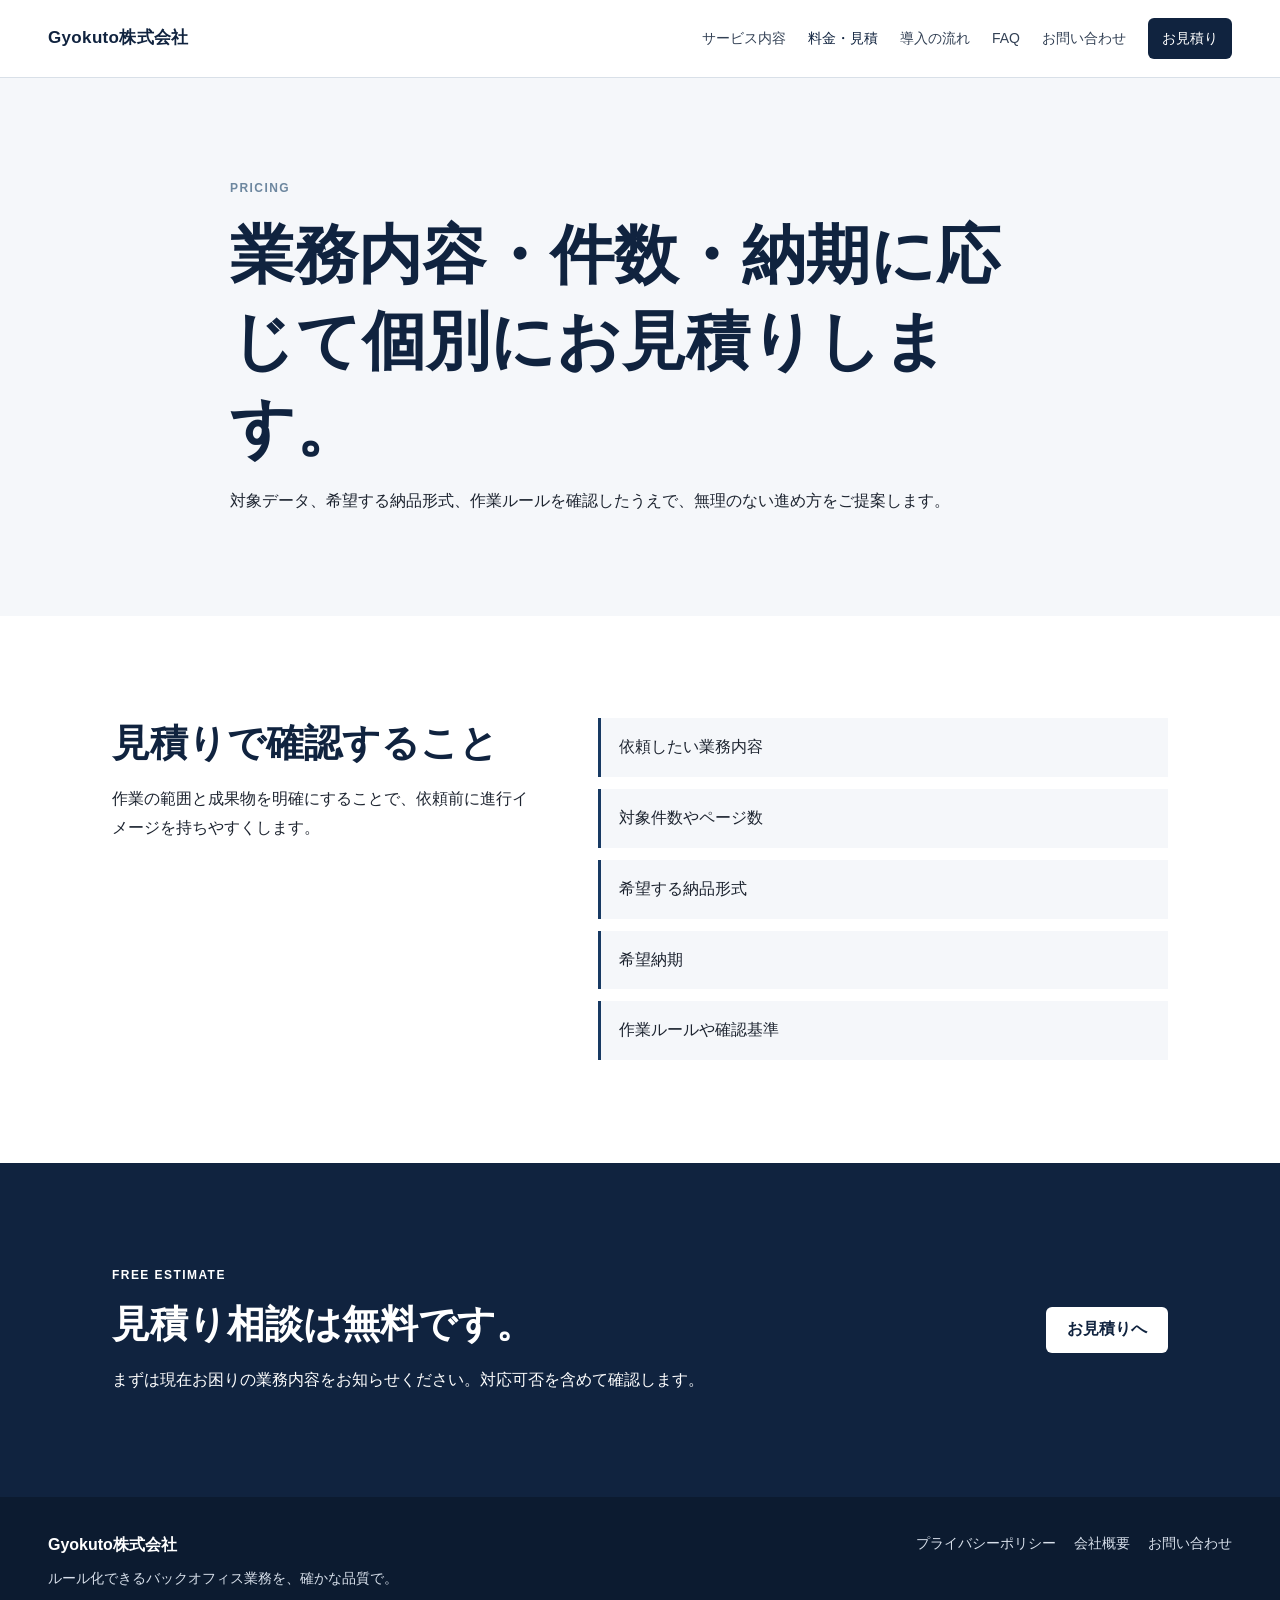
<file: pricing.html>
<!doctype html>
<html lang="ja">
<head>
  <meta charset="utf-8">
  <meta name="viewport" content="width=device-width, initial-scale=1">
  <title>料金・見積 | Gyokuto株式会社</title>
  <meta name="description" content="Gyokuto株式会社のBPOサービスは、業務内容・件数・納期に応じて個別にお見積りします。見積り相談は無料です。">
  <meta property="og:type" content="website">
  <meta property="og:title" content="料金・見積 | Gyokuto株式会社">
  <meta property="og:description" content="業務内容・件数・納期に応じて個別にお見積りします。">
  <meta property="og:url" content="https://bpo.gyokuto-inc.com/pricing.html">
  <link rel="canonical" href="https://bpo.gyokuto-inc.com/pricing.html">
  <link rel="stylesheet" href="assets/css/styles.css">
</head>
<body>
  <header class="site-header">
    <a class="brand" href="home.html"><span class="brand-text">Gyokuto株式会社</span></a>
    <button class="nav-toggle" type="button" aria-expanded="false" aria-controls="global-nav">Menu</button>
    <nav class="global-nav" id="global-nav"><a href="services.html">サービス内容</a><a href="pricing.html" aria-current="page">料金・見積</a><a href="flow.html">導入の流れ</a><a href="faq.html">FAQ</a><a href="contact.html">お問い合わせ</a><a class="nav-cta" href="estimate.html">お見積り</a></nav>
  </header>
  <main>
    <section class="page-hero">
      <p class="eyebrow">Pricing</p>
      <h1>業務内容・件数・納期に応じて個別にお見積りします。</h1>
      <p>対象データ、希望する納品形式、作業ルールを確認したうえで、無理のない進め方をご提案します。</p>
    </section>
    <section class="section split-section">
      <div>
        <h2>見積りで確認すること</h2>
        <p>作業の範囲と成果物を明確にすることで、依頼前に進行イメージを持ちやすくします。</p>
      </div>
      <ul class="check-list">
        <li>依頼したい業務内容</li>
        <li>対象件数やページ数</li>
        <li>希望する納品形式</li>
        <li>希望納期</li>
        <li>作業ルールや確認基準</li>
      </ul>
    </section>
    <section class="section cta-band">
      <div>
        <p class="eyebrow">Free Estimate</p>
        <h2>見積り相談は無料です。</h2>
        <p>まずは現在お困りの業務内容をお知らせください。対応可否を含めて確認します。</p>
      </div>
      <a class="button primary light" href="estimate.html">お見積りへ</a>
    </section>
  </main>
  <footer class="site-footer"><div><strong>Gyokuto株式会社</strong><p>ルール化できるバックオフィス業務を、確かな品質で。</p></div><nav><a href="privacy.html">プライバシーポリシー</a><a href="company.html">会社概要</a><a href="contact.html">お問い合わせ</a></nav></footer>
  <script src="assets/js/main.js"></script>
</body>
</html>
</file>
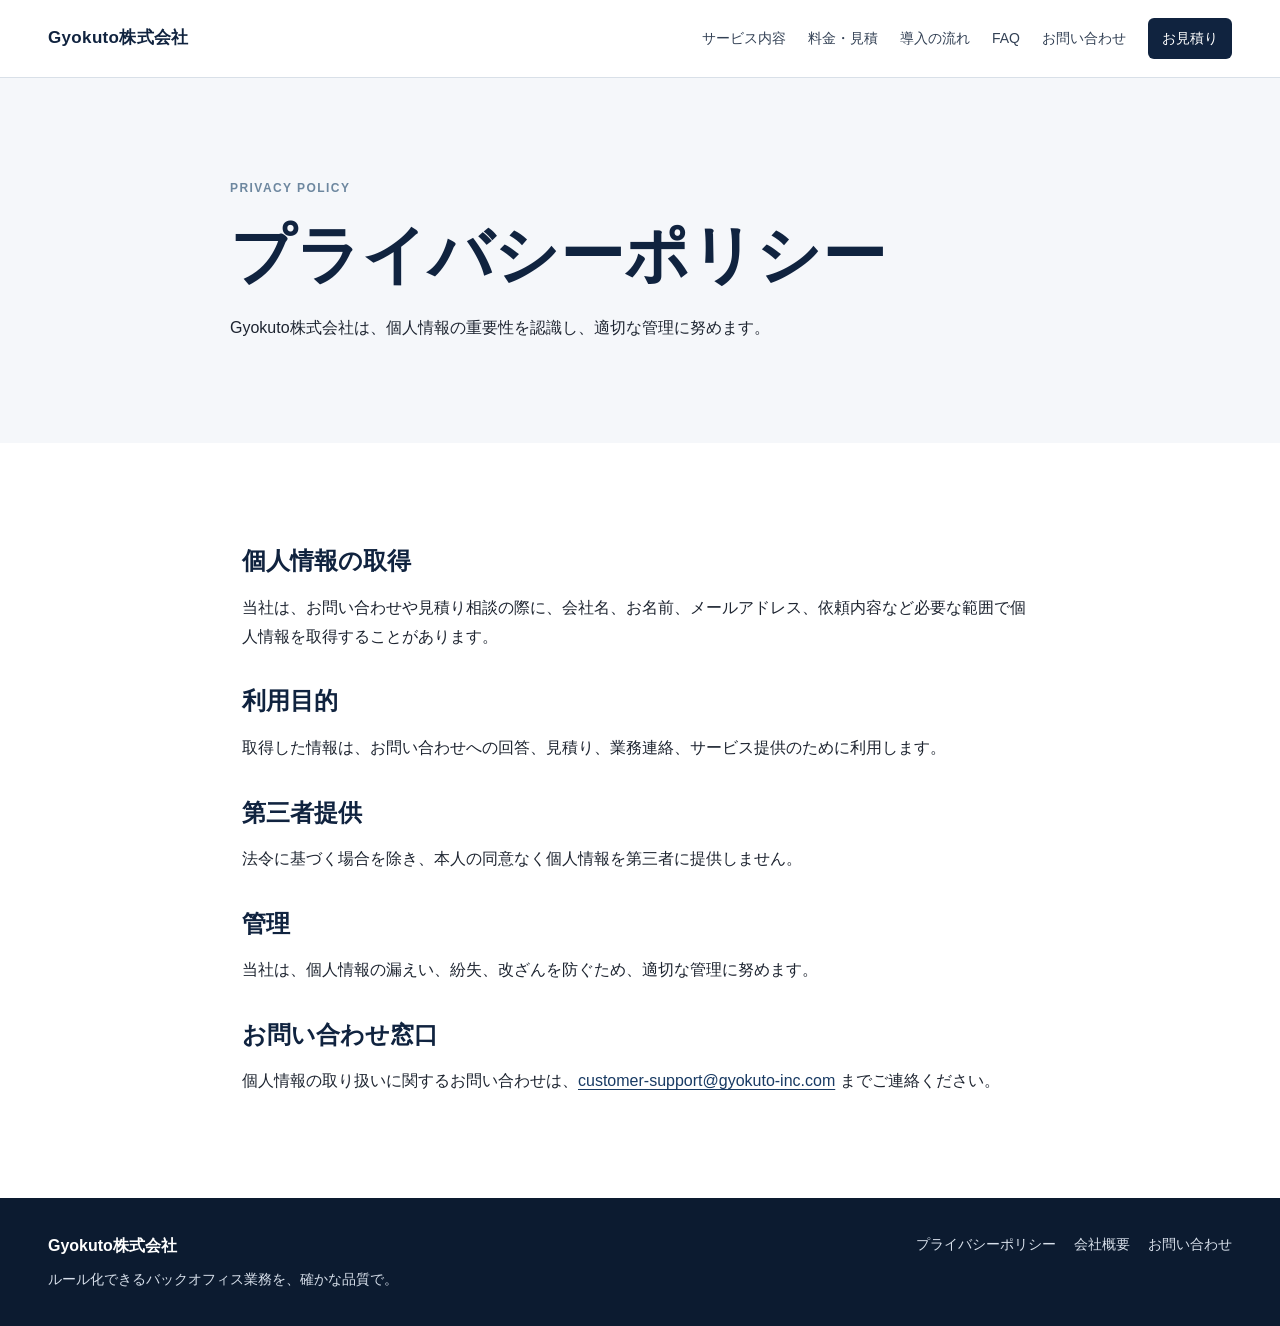
<file: privacy.html>
<!doctype html>
<html lang="ja">
<head>
  <meta charset="utf-8">
  <meta name="viewport" content="width=device-width, initial-scale=1">
  <title>プライバシーポリシー | Gyokuto株式会社</title>
  <meta name="description" content="Gyokuto株式会社のプライバシーポリシーです。">
  <meta property="og:type" content="website">
  <meta property="og:title" content="プライバシーポリシー | Gyokuto株式会社">
  <meta property="og:description" content="個人情報の取り扱いについてご案内します。">
  <meta property="og:url" content="https://bpo.gyokuto-inc.com/privacy.html">
  <link rel="canonical" href="https://bpo.gyokuto-inc.com/privacy.html">
  <link rel="stylesheet" href="assets/css/styles.css">
</head>
<body>
  <header class="site-header">
    <a class="brand" href="home.html"><span class="brand-text">Gyokuto株式会社</span></a>
    <button class="nav-toggle" type="button" aria-expanded="false" aria-controls="global-nav">Menu</button>
    <nav class="global-nav" id="global-nav"><a href="services.html">サービス内容</a><a href="pricing.html">料金・見積</a><a href="flow.html">導入の流れ</a><a href="faq.html">FAQ</a><a href="contact.html">お問い合わせ</a><a class="nav-cta" href="estimate.html">お見積り</a></nav>
  </header>
  <main>
    <section class="page-hero"><p class="eyebrow">Privacy Policy</p><h1>プライバシーポリシー</h1><p>Gyokuto株式会社は、個人情報の重要性を認識し、適切な管理に努めます。</p></section>
    <section class="section policy">
      <h2>個人情報の取得</h2>
      <p>当社は、お問い合わせや見積り相談の際に、会社名、お名前、メールアドレス、依頼内容など必要な範囲で個人情報を取得することがあります。</p>
      <h2>利用目的</h2>
      <p>取得した情報は、お問い合わせへの回答、見積り、業務連絡、サービス提供のために利用します。</p>
      <h2>第三者提供</h2>
      <p>法令に基づく場合を除き、本人の同意なく個人情報を第三者に提供しません。</p>
      <h2>管理</h2>
      <p>当社は、個人情報の漏えい、紛失、改ざんを防ぐため、適切な管理に努めます。</p>
      <h2>お問い合わせ窓口</h2>
      <p>個人情報の取り扱いに関するお問い合わせは、<a href="mailto:customer-support@gyokuto-inc.com">customer-support@gyokuto-inc.com</a> までご連絡ください。</p>
    </section>
  </main>
  <footer class="site-footer"><div><strong>Gyokuto株式会社</strong><p>ルール化できるバックオフィス業務を、確かな品質で。</p></div><nav><a href="privacy.html">プライバシーポリシー</a><a href="company.html">会社概要</a><a href="contact.html">お問い合わせ</a></nav></footer>
  <script src="assets/js/main.js"></script>
</body>
</html>
</file>
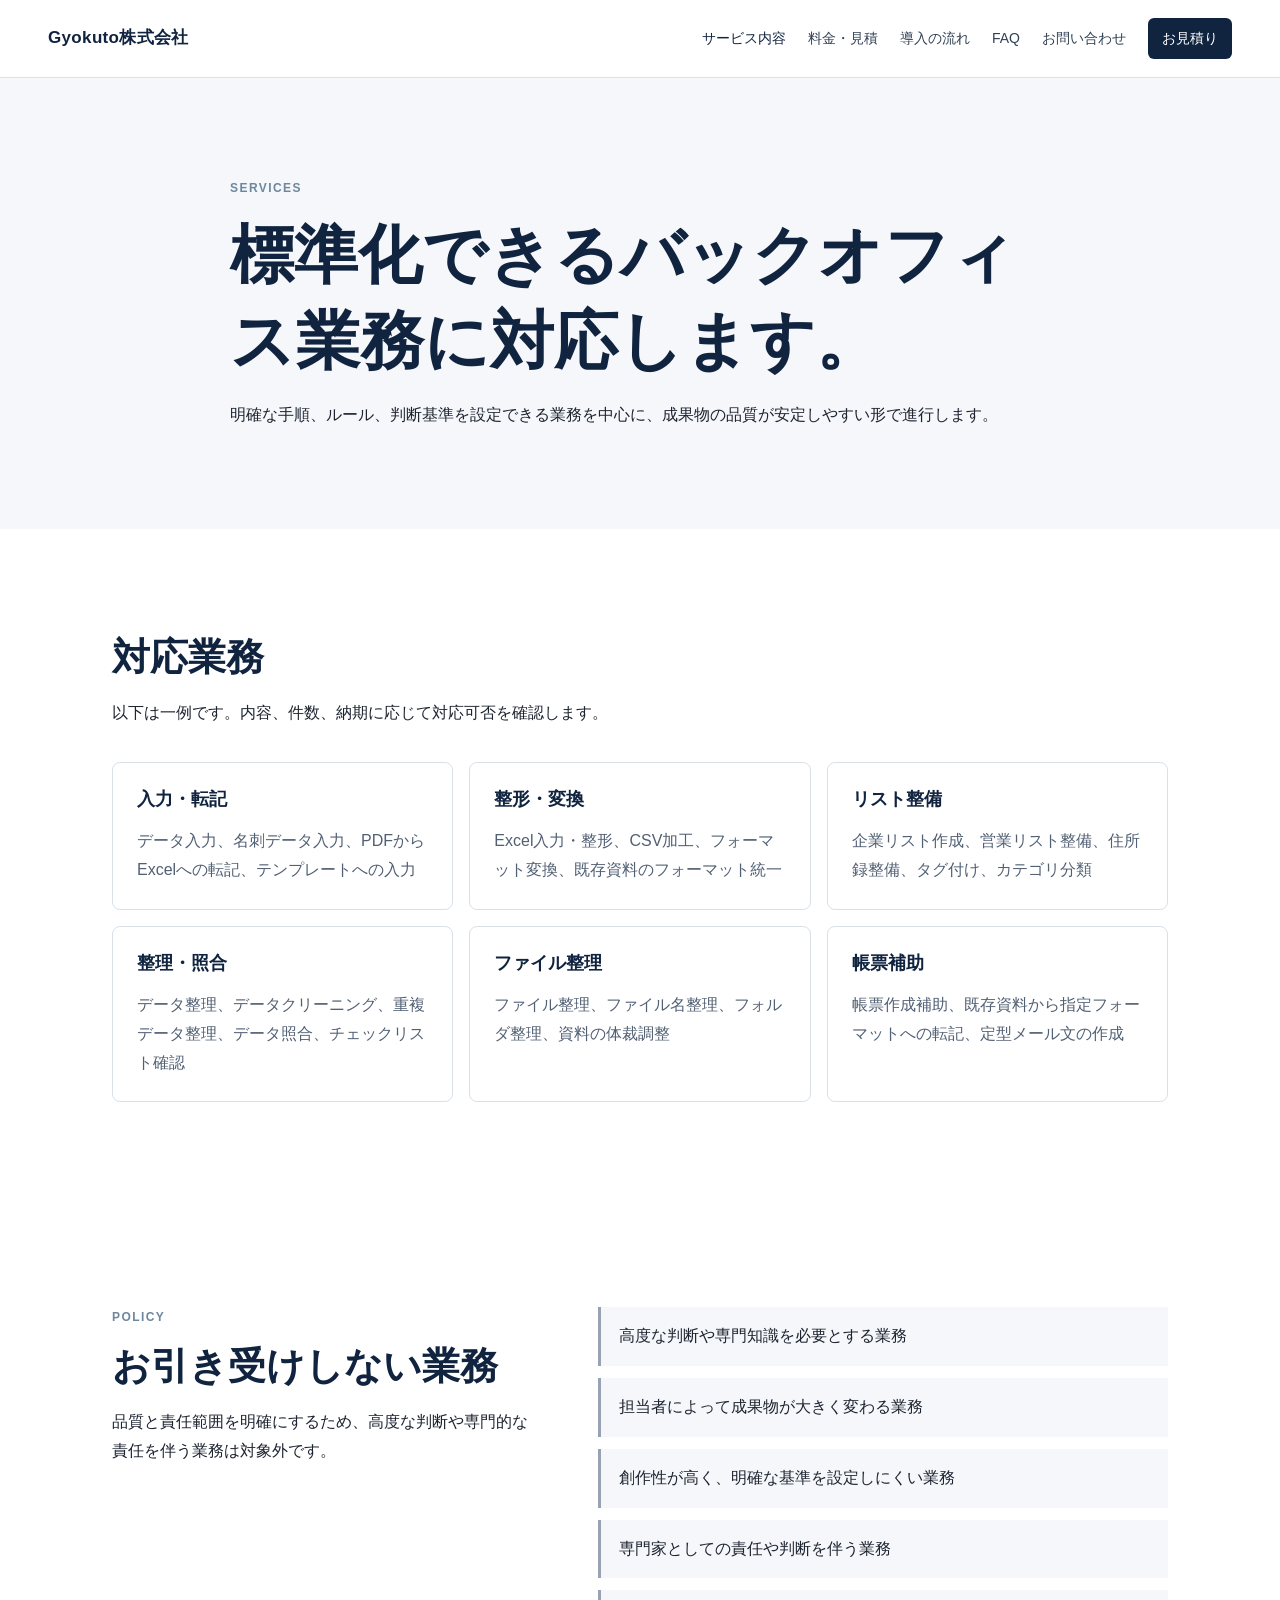
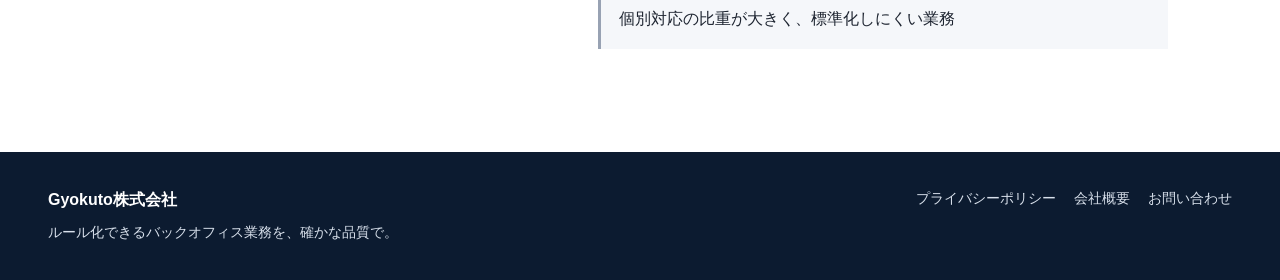
<file: services.html>
<!doctype html>
<html lang="ja">
<head>
  <meta charset="utf-8">
  <meta name="viewport" content="width=device-width, initial-scale=1">
  <title>サービス内容 | Gyokuto株式会社</title>
  <meta name="description" content="Gyokuto株式会社のBPOサービス内容。データ入力、Excel・CSV整形、PDF転記、リスト整備、照合確認など標準化できる業務に対応します。">
  <meta property="og:type" content="website">
  <meta property="og:title" content="サービス内容 | Gyokuto株式会社">
  <meta property="og:description" content="手順を明確にできるバックオフィス業務を中心に承っています。">
  <meta property="og:url" content="https://bpo.gyokuto-inc.com/services.html">
  <link rel="canonical" href="https://bpo.gyokuto-inc.com/services.html">
  <link rel="stylesheet" href="assets/css/styles.css">
</head>
<body>
  <header class="site-header">
    <a class="brand" href="home.html"><span class="brand-text">Gyokuto株式会社</span></a>
    <button class="nav-toggle" type="button" aria-expanded="false" aria-controls="global-nav">Menu</button>
    <nav class="global-nav" id="global-nav">
      <a href="services.html" aria-current="page">サービス内容</a>
      <a href="pricing.html">料金・見積</a>
      <a href="flow.html">導入の流れ</a>
      <a href="faq.html">FAQ</a>
      <a href="contact.html">お問い合わせ</a>
      <a class="nav-cta" href="estimate.html">お見積り</a>
    </nav>
  </header>
  <main>
    <section class="page-hero">
      <p class="eyebrow">Services</p>
      <h1>標準化できるバックオフィス業務に対応します。</h1>
      <p>明確な手順、ルール、判断基準を設定できる業務を中心に、成果物の品質が安定しやすい形で進行します。</p>
    </section>
    <section class="section">
      <div class="section-heading">
        <h2>対応業務</h2>
        <p>以下は一例です。内容、件数、納期に応じて対応可否を確認します。</p>
      </div>
      <div class="item-grid">
        <div><h3>入力・転記</h3><p>データ入力、名刺データ入力、PDFからExcelへの転記、テンプレートへの入力</p></div>
        <div><h3>整形・変換</h3><p>Excel入力・整形、CSV加工、フォーマット変換、既存資料のフォーマット統一</p></div>
        <div><h3>リスト整備</h3><p>企業リスト作成、営業リスト整備、住所録整備、タグ付け、カテゴリ分類</p></div>
        <div><h3>整理・照合</h3><p>データ整理、データクリーニング、重複データ整理、データ照合、チェックリスト確認</p></div>
        <div><h3>ファイル整理</h3><p>ファイル整理、ファイル名整理、フォルダ整理、資料の体裁調整</p></div>
        <div><h3>帳票補助</h3><p>帳票作成補助、既存資料から指定フォーマットへの転記、定型メール文の作成</p></div>
      </div>
    </section>
    <section class="section split-section">
      <div>
        <p class="eyebrow">Policy</p>
        <h2>お引き受けしない業務</h2>
        <p>品質と責任範囲を明確にするため、高度な判断や専門的な責任を伴う業務は対象外です。</p>
      </div>
      <ul class="check-list muted">
        <li>高度な判断や専門知識を必要とする業務</li>
        <li>担当者によって成果物が大きく変わる業務</li>
        <li>創作性が高く、明確な基準を設定しにくい業務</li>
        <li>専門家としての責任や判断を伴う業務</li>
        <li>個別対応の比重が大きく、標準化しにくい業務</li>
      </ul>
    </section>
  </main>
  <footer class="site-footer"><div><strong>Gyokuto株式会社</strong><p>ルール化できるバックオフィス業務を、確かな品質で。</p></div><nav><a href="privacy.html">プライバシーポリシー</a><a href="company.html">会社概要</a><a href="contact.html">お問い合わせ</a></nav></footer>
  <script src="assets/js/main.js"></script>
</body>
</html>
</file>
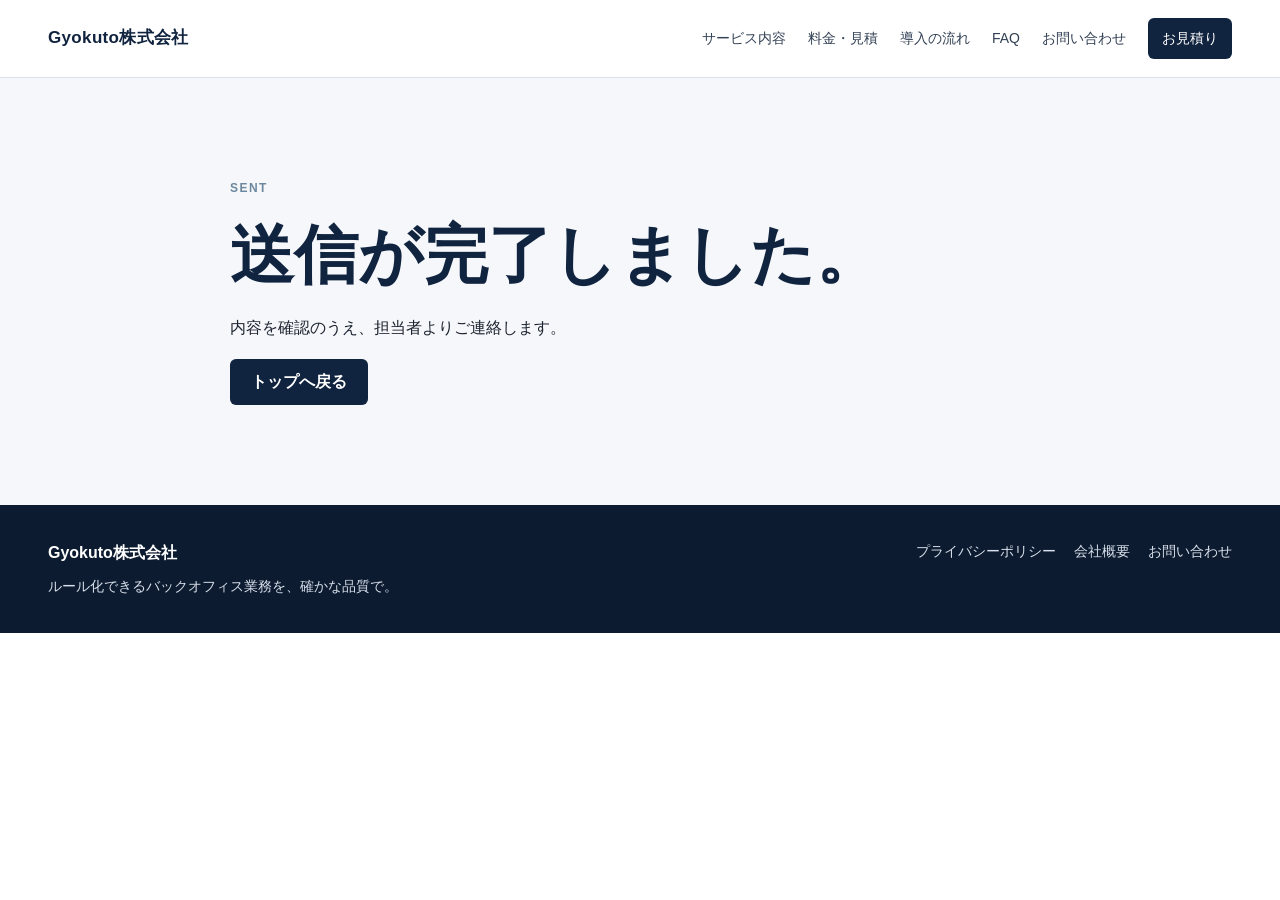
<file: thanks.html>
<!doctype html>
<html lang="ja">
<head>
  <meta charset="utf-8">
  <meta name="viewport" content="width=device-width, initial-scale=1">
  <title>送信完了 | Gyokuto株式会社</title>
  <meta name="description" content="お問い合わせの送信が完了しました。">
  <meta name="robots" content="noindex, follow">
  <link rel="stylesheet" href="assets/css/styles.css">
</head>
<body>
  <header class="site-header">
    <a class="brand" href="home.html"><span class="brand-text">Gyokuto株式会社</span></a>
    <button class="nav-toggle" type="button" aria-expanded="false" aria-controls="global-nav">Menu</button>
    <nav class="global-nav" id="global-nav"><a href="services.html">サービス内容</a><a href="pricing.html">料金・見積</a><a href="flow.html">導入の流れ</a><a href="faq.html">FAQ</a><a href="contact.html">お問い合わせ</a><a class="nav-cta" href="estimate.html">お見積り</a></nav>
  </header>
  <main>
    <section class="page-hero">
      <p class="eyebrow">Sent</p>
      <h1>送信が完了しました。</h1>
      <p>内容を確認のうえ、担当者よりご連絡します。</p>
      <p><a class="button primary" href="home.html">トップへ戻る</a></p>
    </section>
  </main>
  <footer class="site-footer"><div><strong>Gyokuto株式会社</strong><p>ルール化できるバックオフィス業務を、確かな品質で。</p></div><nav><a href="privacy.html">プライバシーポリシー</a><a href="company.html">会社概要</a><a href="contact.html">お問い合わせ</a></nav></footer>
  <script src="assets/js/main.js"></script>
</body>
</html>
</file>
<file: assets/css/styles.css>
:root {
  --navy: #10233f;
  --navy-2: #183a63;
  --ink: #1d2430;
  --muted: #667085;
  --line: #d9e0e8;
  --soft: #f5f7fa;
  --white: #ffffff;
  --accent: #6d879f;
  --max: 1120px;
}

* {
  box-sizing: border-box;
}

body {
  margin: 0;
  color: var(--ink);
  background: var(--white);
  font-family: -apple-system, BlinkMacSystemFont, "Segoe UI", "Noto Sans JP", sans-serif;
  line-height: 1.8;
}

img {
  display: block;
  max-width: 100%;
}

a {
  color: inherit;
  text-decoration: none;
}

.site-header {
  position: sticky;
  top: 0;
  z-index: 10;
  display: flex;
  align-items: center;
  justify-content: space-between;
  gap: 24px;
  padding: 18px clamp(20px, 4vw, 48px);
  background: rgba(255, 255, 255, 0.94);
  border-bottom: 1px solid var(--line);
  backdrop-filter: blur(14px);
}

.brand {
  display: inline-flex;
  align-items: center;
  gap: 12px;
  font-weight: 700;
  color: var(--navy);
  white-space: nowrap;
}

.brand-text {
  display: inline-block;
  padding: 2px 0;
  color: var(--navy);
  font-size: 17px;
  letter-spacing: 0.02em;
}

.global-nav {
  display: flex;
  align-items: center;
  gap: 22px;
  color: #334155;
  font-size: 14px;
}

.global-nav a {
  padding: 7px 0;
}

.global-nav a:hover,
.global-nav a[aria-current="page"] {
  color: var(--navy);
}

.nav-cta {
  padding: 8px 14px !important;
  color: var(--white) !important;
  background: var(--navy);
  border-radius: 6px;
}

.nav-toggle {
  display: none;
  padding: 8px 11px;
  color: var(--navy);
  background: var(--white);
  border: 1px solid var(--line);
  border-radius: 6px;
  font: inherit;
}

.hero {
  display: grid;
  grid-template-columns: minmax(0, 0.92fr) minmax(360px, 1.08fr);
  align-items: stretch;
  max-width: 1280px;
  min-height: 680px;
  margin: 0 auto;
  padding: clamp(40px, 6vw, 72px) clamp(20px, 5vw, 64px);
  gap: clamp(28px, 4vw, 56px);
}

.hero-copy {
  display: flex;
  flex-direction: column;
  justify-content: center;
}

.eyebrow {
  margin: 0 0 12px;
  color: var(--accent);
  font-size: 12px;
  font-weight: 700;
  letter-spacing: 0.12em;
  text-transform: uppercase;
}

h1,
h2,
h3,
p {
  overflow-wrap: anywhere;
}

h1,
h2,
h3 {
  margin: 0;
  color: var(--navy);
  line-height: 1.35;
  letter-spacing: 0;
}

h1 {
  font-size: clamp(38px, 5vw, 64px);
  font-weight: 760;
}

h2 {
  font-size: clamp(26px, 3vw, 38px);
  font-weight: 720;
}

h3 {
  font-size: 18px;
}

p {
  margin: 16px 0 0;
}

.lead {
  max-width: 650px;
  color: #445064;
  font-size: clamp(17px, 1.7vw, 20px);
}

.hero-actions {
  display: flex;
  flex-wrap: wrap;
  gap: 12px;
  margin-top: 34px;
}

.button {
  display: inline-flex;
  align-items: center;
  justify-content: center;
  min-height: 46px;
  padding: 11px 20px;
  border: 1px solid transparent;
  border-radius: 6px;
  font-weight: 700;
  line-height: 1.3;
}

.button.primary {
  color: var(--white);
  background: var(--navy);
}

.button.secondary {
  color: var(--navy);
  background: var(--white);
  border-color: var(--line);
}

.button.light {
  color: var(--navy);
  background: var(--white);
}

.hero-media {
  min-height: 440px;
  overflow: hidden;
  border-radius: 8px;
  background: var(--soft);
  box-shadow: 0 24px 70px rgba(16, 35, 63, 0.13);
}

.hero-media img {
  width: 100%;
  height: 100%;
  object-fit: cover;
}

.section {
  max-width: var(--max);
  margin: 0 auto;
  padding: clamp(64px, 8vw, 104px) clamp(20px, 4vw, 32px);
}

.intro-section {
  border-top: 1px solid var(--line);
}

.section-heading {
  max-width: 760px;
  margin-bottom: 34px;
}

.wide-text {
  max-width: 860px;
  color: #48566b;
  font-size: 18px;
}

.split-section {
  display: grid;
  grid-template-columns: minmax(0, 0.85fr) minmax(0, 1.15fr);
  gap: clamp(30px, 5vw, 72px);
  align-items: start;
}

.service-grid,
.item-grid,
.reason-list {
  display: grid;
  gap: 16px;
}

.service-grid {
  grid-template-columns: repeat(2, minmax(0, 1fr));
}

.service-card,
.item-grid > div,
.reason-list article,
.timeline article,
.contact-side {
  padding: 24px;
  background: var(--white);
  border: 1px solid var(--line);
  border-radius: 8px;
}

.service-card p,
.item-grid p,
.reason-list p,
.timeline p {
  color: #526074;
}

.reason-section,
.page-hero {
  background: var(--soft);
}

.reason-section {
  max-width: none;
}

.reason-section > * {
  max-width: var(--max);
  margin-left: auto;
  margin-right: auto;
}

.reason-list {
  grid-template-columns: repeat(4, minmax(0, 1fr));
}

.reason-list span,
.timeline span {
  display: inline-block;
  margin-bottom: 14px;
  color: var(--accent);
  font-weight: 800;
  font-size: 13px;
}

.cta-band {
  display: flex;
  align-items: center;
  justify-content: space-between;
  gap: 28px;
  max-width: none;
  padding-left: max(20px, calc((100vw - var(--max)) / 2 + 32px));
  padding-right: max(20px, calc((100vw - var(--max)) / 2 + 32px));
  color: var(--white);
  background: var(--navy);
}

.cta-band h2,
.cta-band p,
.cta-band .eyebrow {
  color: var(--white);
}

.page-hero {
  padding: clamp(64px, 8vw, 100px) clamp(20px, 4vw, 32px);
}

.page-hero > * {
  max-width: var(--max);
  margin-left: auto;
  margin-right: auto;
}

.page-hero h1,
.page-hero p {
  max-width: 820px;
}

.item-grid {
  grid-template-columns: repeat(3, minmax(0, 1fr));
}

.check-list {
  display: grid;
  gap: 12px;
  margin: 0;
  padding: 0;
  list-style: none;
}

.check-list li {
  padding: 15px 18px;
  border-left: 3px solid var(--navy-2);
  background: var(--soft);
}

.check-list.compact li {
  padding: 12px 14px;
  font-size: 14px;
}

.check-list.muted li {
  border-left-color: #98a2b3;
}

.timeline {
  display: grid;
  gap: 18px;
}

.timeline article {
  display: grid;
  grid-template-columns: 58px minmax(0, 0.8fr) minmax(0, 1.2fr);
  gap: 22px;
  align-items: start;
}

.timeline h2 {
  font-size: 21px;
}

.faq-list {
  display: grid;
  gap: 14px;
}

details {
  padding: 20px 22px;
  border: 1px solid var(--line);
  border-radius: 8px;
  background: var(--white);
}

summary {
  cursor: pointer;
  color: var(--navy);
  font-weight: 700;
}

.company-table {
  margin: 0;
  border-top: 1px solid var(--line);
}

.company-table div {
  display: grid;
  grid-template-columns: 180px minmax(0, 1fr);
  gap: 24px;
  padding: 22px 0;
  border-bottom: 1px solid var(--line);
}

.company-table dt {
  color: var(--muted);
  font-weight: 700;
}

.company-table dd {
  margin: 0;
}

.table-note {
  display: inline-block;
  margin-top: 6px;
  color: var(--muted);
  font-size: 14px;
  line-height: 1.7;
}

.company-table a,
.policy a,
.mail-link {
  color: var(--navy-2);
  text-decoration: underline;
  text-underline-offset: 3px;
}

.contact-layout {
  display: grid;
  grid-template-columns: minmax(0, 1.2fr) minmax(280px, 0.8fr);
  gap: clamp(28px, 5vw, 64px);
  align-items: start;
}

.contact-form {
  display: grid;
  gap: 18px;
}

.contact-form label {
  display: grid;
  gap: 8px;
  color: var(--navy);
  font-weight: 700;
}

input,
textarea {
  width: 100%;
  padding: 13px 14px;
  color: var(--ink);
  border: 1px solid var(--line);
  border-radius: 6px;
  font: inherit;
}

input:focus,
textarea:focus {
  border-color: var(--navy-2);
  outline: 3px solid rgba(24, 58, 99, 0.12);
}

.form-note {
  margin-top: 0;
  color: var(--muted);
  font-size: 14px;
}

.contact-small {
  color: var(--muted);
  font-size: 14px;
}

.policy {
  max-width: 860px;
}

.policy h2 {
  margin-top: 34px;
  font-size: 24px;
}

.policy h2:first-child {
  margin-top: 0;
}

.site-footer {
  display: flex;
  justify-content: space-between;
  gap: 24px;
  padding: 34px clamp(20px, 4vw, 48px);
  color: #d8e0eb;
  background: #0c1b30;
}

.site-footer strong {
  color: var(--white);
}

.site-footer p {
  margin-top: 6px;
  font-size: 14px;
}

.site-footer nav {
  display: flex;
  flex-wrap: wrap;
  gap: 18px;
  align-items: flex-start;
  font-size: 14px;
}

@media (max-width: 900px) {
  .nav-toggle {
    display: inline-flex;
  }

  .global-nav {
    position: absolute;
    top: 70px;
    right: 20px;
    left: 20px;
    display: none;
    flex-direction: column;
    align-items: stretch;
    padding: 18px;
    background: var(--white);
    border: 1px solid var(--line);
    border-radius: 8px;
    box-shadow: 0 18px 40px rgba(16, 35, 63, 0.14);
  }

  .global-nav.is-open {
    display: flex;
  }

  .hero,
  .split-section,
  .contact-layout {
    grid-template-columns: 1fr;
  }

  .hero {
    min-height: 0;
  }

  .hero-media {
    min-height: 340px;
  }

  .reason-list,
  .item-grid {
    grid-template-columns: repeat(2, minmax(0, 1fr));
  }

  .timeline article {
    grid-template-columns: 48px minmax(0, 1fr);
  }

  .timeline p {
    grid-column: 2;
    margin-top: 0;
  }
}

@media (max-width: 640px) {
  .site-header {
    padding: 14px 18px;
  }

  .brand {
    font-size: 14px;
  }

  .hero {
    padding-top: 34px;
  }

  h1 {
    font-size: 34px;
  }

  .hero-actions,
  .cta-band,
  .site-footer {
    align-items: stretch;
    flex-direction: column;
  }

  .button {
    width: 100%;
  }

  .hero-media {
    min-height: 250px;
  }

  .service-grid,
  .reason-list,
  .item-grid {
    grid-template-columns: 1fr;
  }

  .company-table div {
    grid-template-columns: 1fr;
    gap: 8px;
  }
}
</file>
